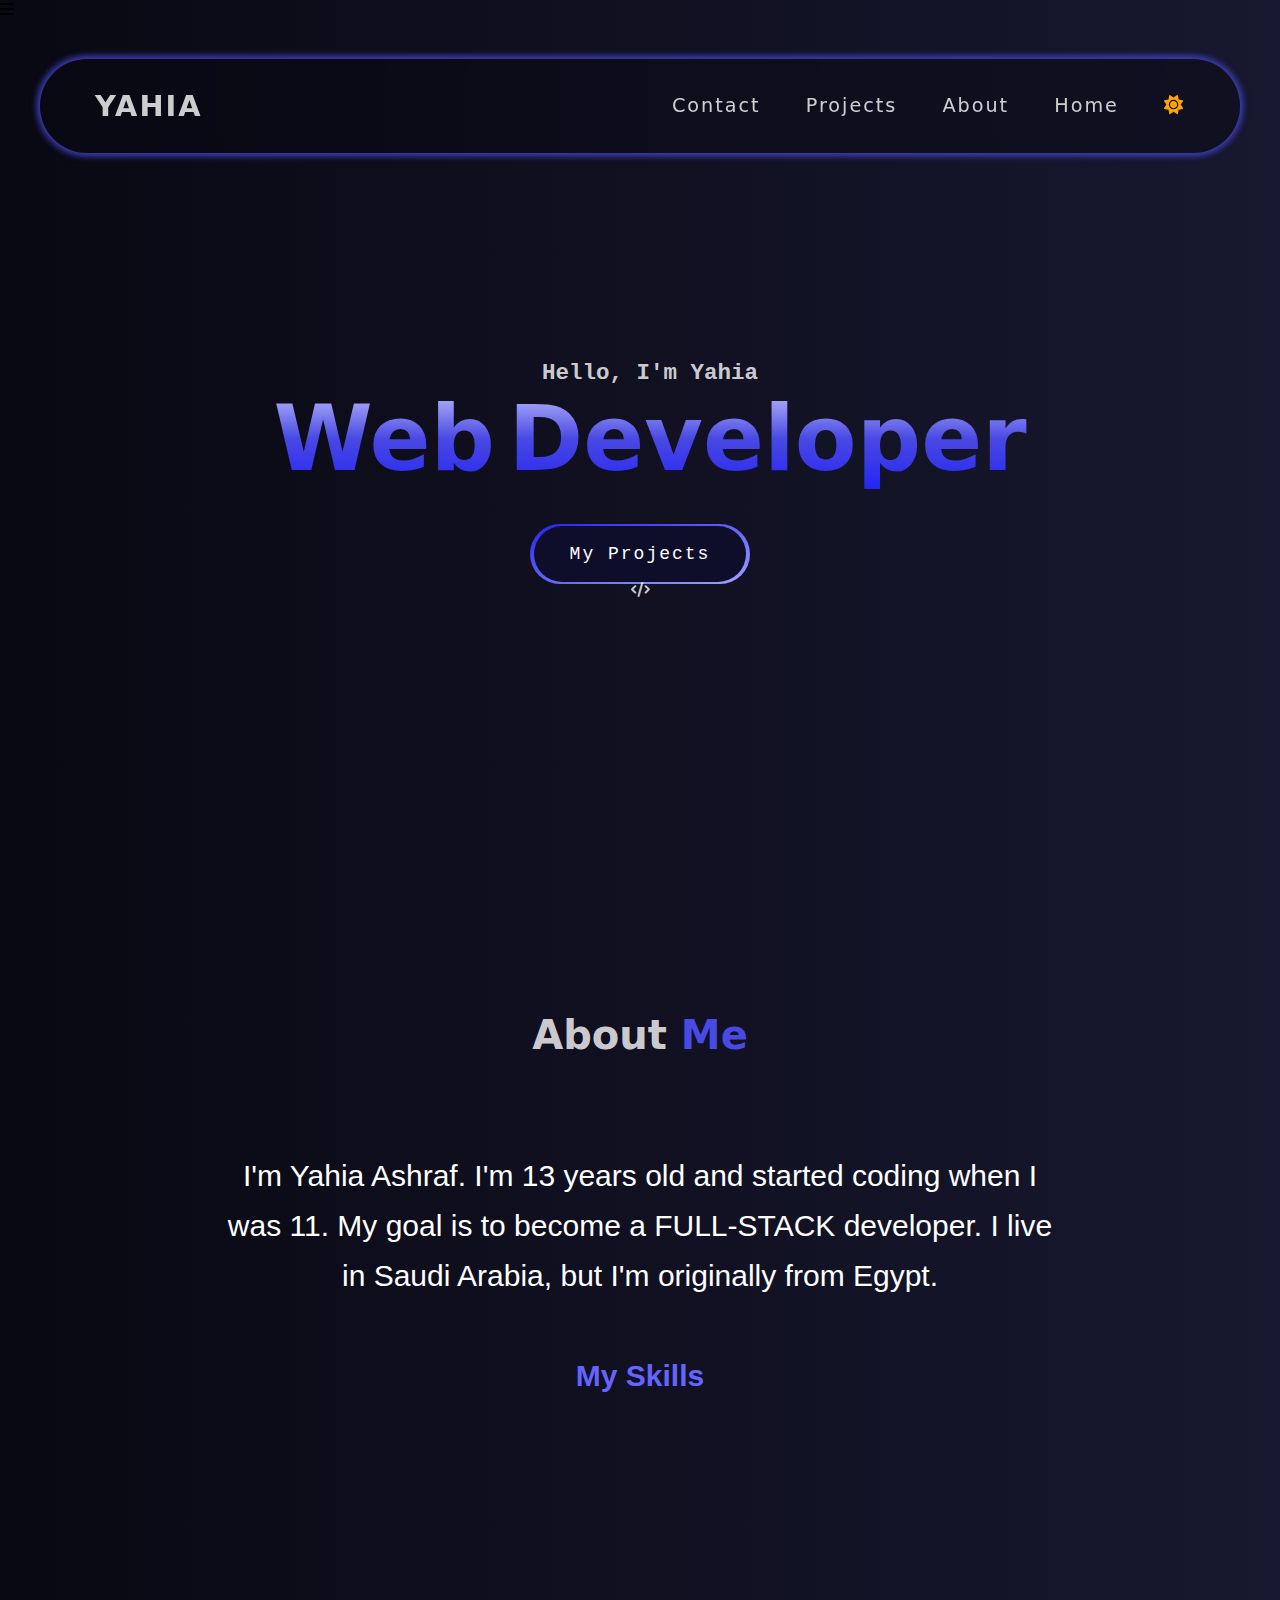
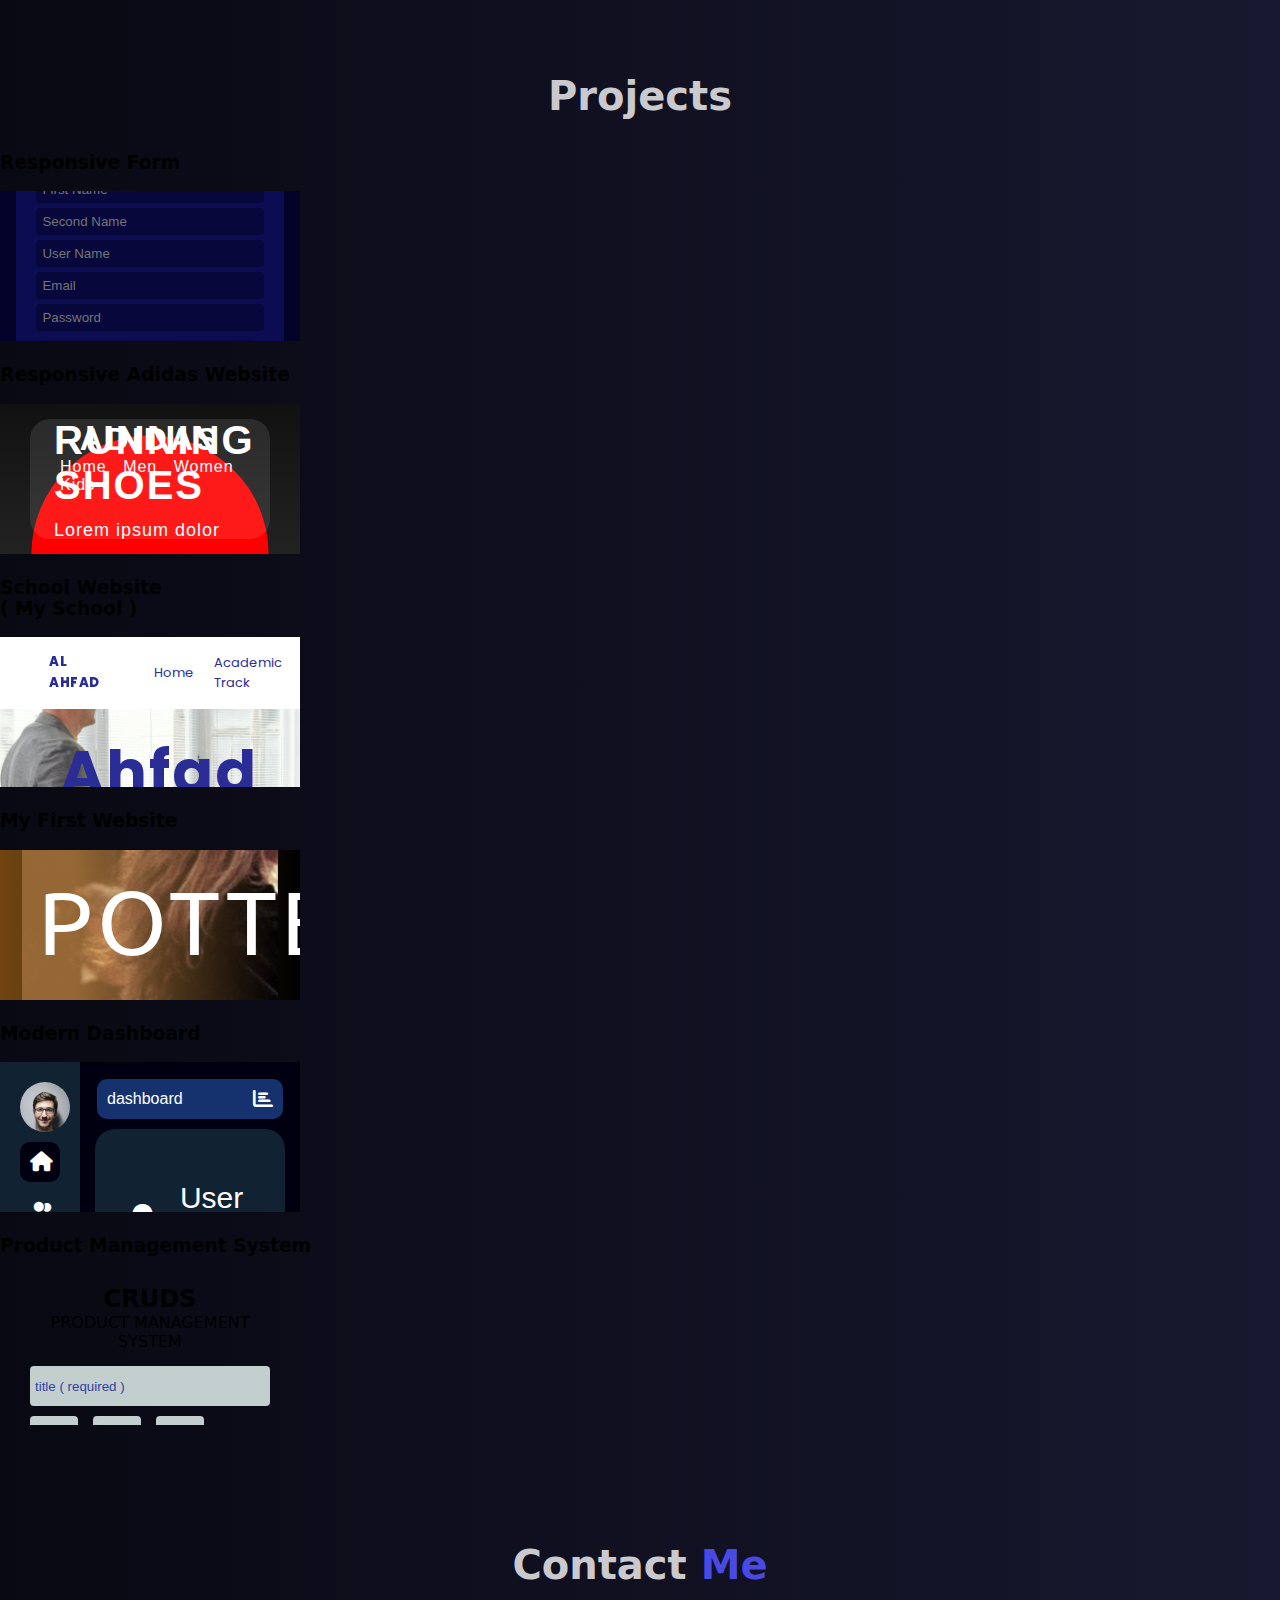
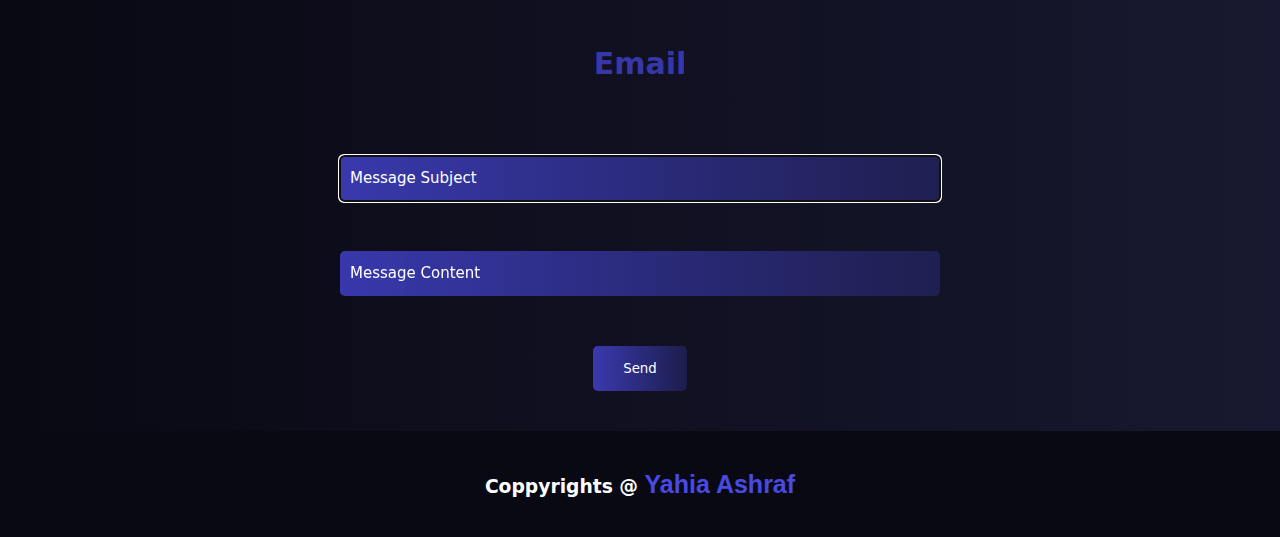
<file: index.html>
<!DOCTYPE html>
<html lang="en">
  <head>
    <meta charset="UTF-8" />
    <meta name="viewport" content="width=device-width, initial-scale=1.0">
    <link
    rel="stylesheet"
    href="https://cdnjs.cloudflare.com/ajax/libs/font-awesome/6.0.0-beta3/css/all.min.css"
    />
    <title>Personal Website | Yahia Ashraf</title>
    <link rel="stylesheet" href="style.css" />
    <link rel="icon" href="web-icon.png" type="image/png">
  </head>
  <body>
    <div class="container">
      <a href="#home"
        ><div class="up"><i class="fa-solid fa-arrow-up"></i></div
      ></a>
      <i onclick="navM()" class="fa-solid fa-bars"></i>
      <header>
        <div class="logo">
          <h2><a href="#home">Yahia</a></h2>
        </div>
        <nav>
          <a href="#contact">Contact</a>
          <a href="#projects">Projects</a>
          <a href="#about">About</a>
          <a href="#home">Home</a>
          <a class="DL" onclick="sunN()" href="#"><i class="fa-solid fa-sun "></i></a>
        </nav>
      </header>
      <div class="content">
        <div class="home" id="home">
          <div class="txt">
            <div class="txt2">
              <h2>
                Hello, I'm Yahia<br />
                <span>W</span><span class="e">e</span><span>b</span>
                <span>D</span><span class="e">e</span><span>v</span
                ><span class="e">e</span><span>l</span><span>o</span
                ><span>p</span><span class="e">e</span><span>r</span>
              </h2>
              <a class="mn-btn" href="#projects">My Projects</a>
            </div>
            <i class="fa-solid fa-code"></i>
          </div>
        </div>
        <div id="about" class="about">
          <h2 class="tit">About <span class="titS">Me</span></h2>
          <div class="box">
            <p>
              I'm Yahia Ashraf. I'm 13 years old and started coding when I was
              11. My goal is to become a FULL-STACK developer. I live in Saudi
              Arabia, but I'm originally from Egypt. <br /><br /><span
              >My Skills</span
              >
            </p>
            <div class="animated">
              <div class="item item1">HTML</div>
              <div class="item item2">CSS</div>
              <div class="item item3">JavaScript</div>
              <div class="item item4">Python</div>
              <div class="item item5">C</div>
            </div>
          </div>
        </div>
        <div class="projects" id="projects">
          <h2 class="tit protit">Projects</h2>
          <div class="card-pro RF">
            <h3 class="pro-info">Responsive Form</h3>
            <iframe src="responseve_form/index1.html" frameborder="0"></iframe>
          </div>
          <div class="card-pro RA">
            <h3 class="pro-info">Responsive Adidas Website</h3>
            <iframe src="adidas/index2.html" frameborder="0"></iframe>
          </div>
          <div class="card-pro S">
            <h3 class="pro-info">
              School Website <br /><span>( My School )</span>
            </h3>
            <iframe src="Al Ahfad School/indexS.html" frameborder="0"></iframe>
          </div>
          <div class="card-pro H">
            <h3 class="pro-info">My First Website</h3>
            <iframe src="harrypotter/index4.html" frameborder="0"></iframe>
          </div>
          <div class="card-pro D">
            <h3 class="pro-info">Modern Dashboard</h3>
            <iframe src="dashboard/index3.html" frameborder="0"></iframe>
          </div>
          <div class="card-pro PS">
            <h3 class="pro-info">Product Management System</h3>
            <iframe src="Products System/indexS.html" frameborder="0"></iframe>
          </div>
        </div>
        <div class="contact" id="contact">
          <h2 class="tit">Contact <span class="titS">Me</span></h2>
          <div class="input-box">
            <h2 class="cm">Email</h2>
            <div class="input-txt">
              <input
                class="MessageSubject"
                type="text"
                placeholder="Message Subject"
              />
              <input
                class="MessageContent"
                type="text"
                placeholder="Message Content"
              />
              <button onclick="sendEmail()">Send</button>
            </div>
          </div>
        </div>
        <footer>
          <h3>Coppyrights @ <span>Yahia Ashraf</span></h3>
        </footer>
      </div>
    </div>
    <script src="main.js"></script>
  </body>
</html>
</file>
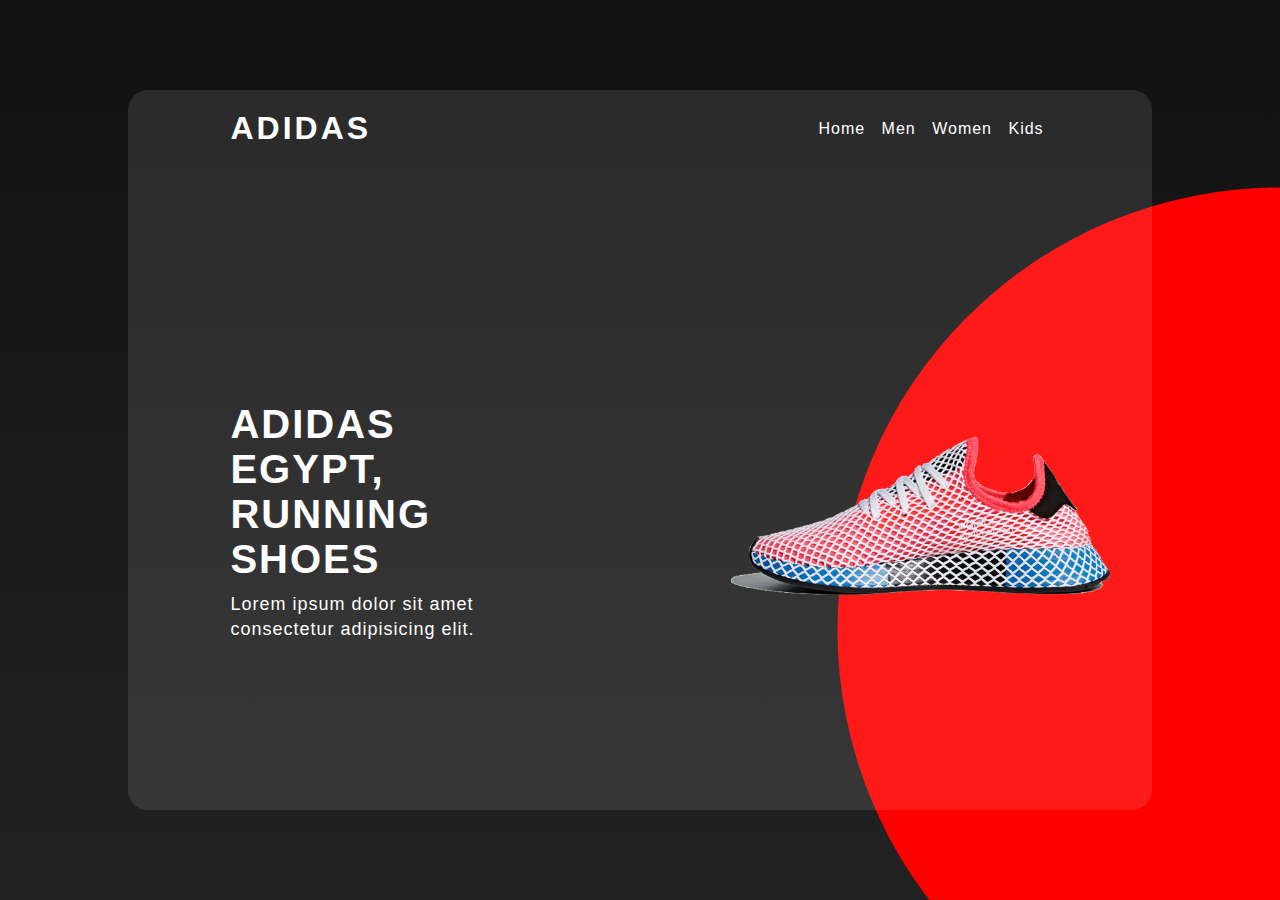
<file: adidas/index2.html>
<!DOCTYPE html>
<html lang="en">
<head>
  <meta charset="UTF-8">
  <title>Document</title>
  <link rel="stylesheet" href="styles2.css">
</head>
<body>
  <div class="container">
    <nav>
      <a class='logo' href="#">Adidas</a>
      <ul>
        <li><a href="#" >Home</a></li>
        <li><a href="#" >Men</a></li>
        <li><a href="#" >Women</a></li>
        <li><a href="#" >Kids</a></li>
      </ul>
    </nav>
    <div class="content">
      <div class="text">
        <h2>adidas egypt, <br>running shoes</h2>
        <p>Lorem ipsum dolor sit amet consectetur adipisicing elit.</p>
      </div>
      <div class="image">
        <img  src='shoes.png'>
      </div>
    </div>
    
  </div>
</body>
</html>
</file>
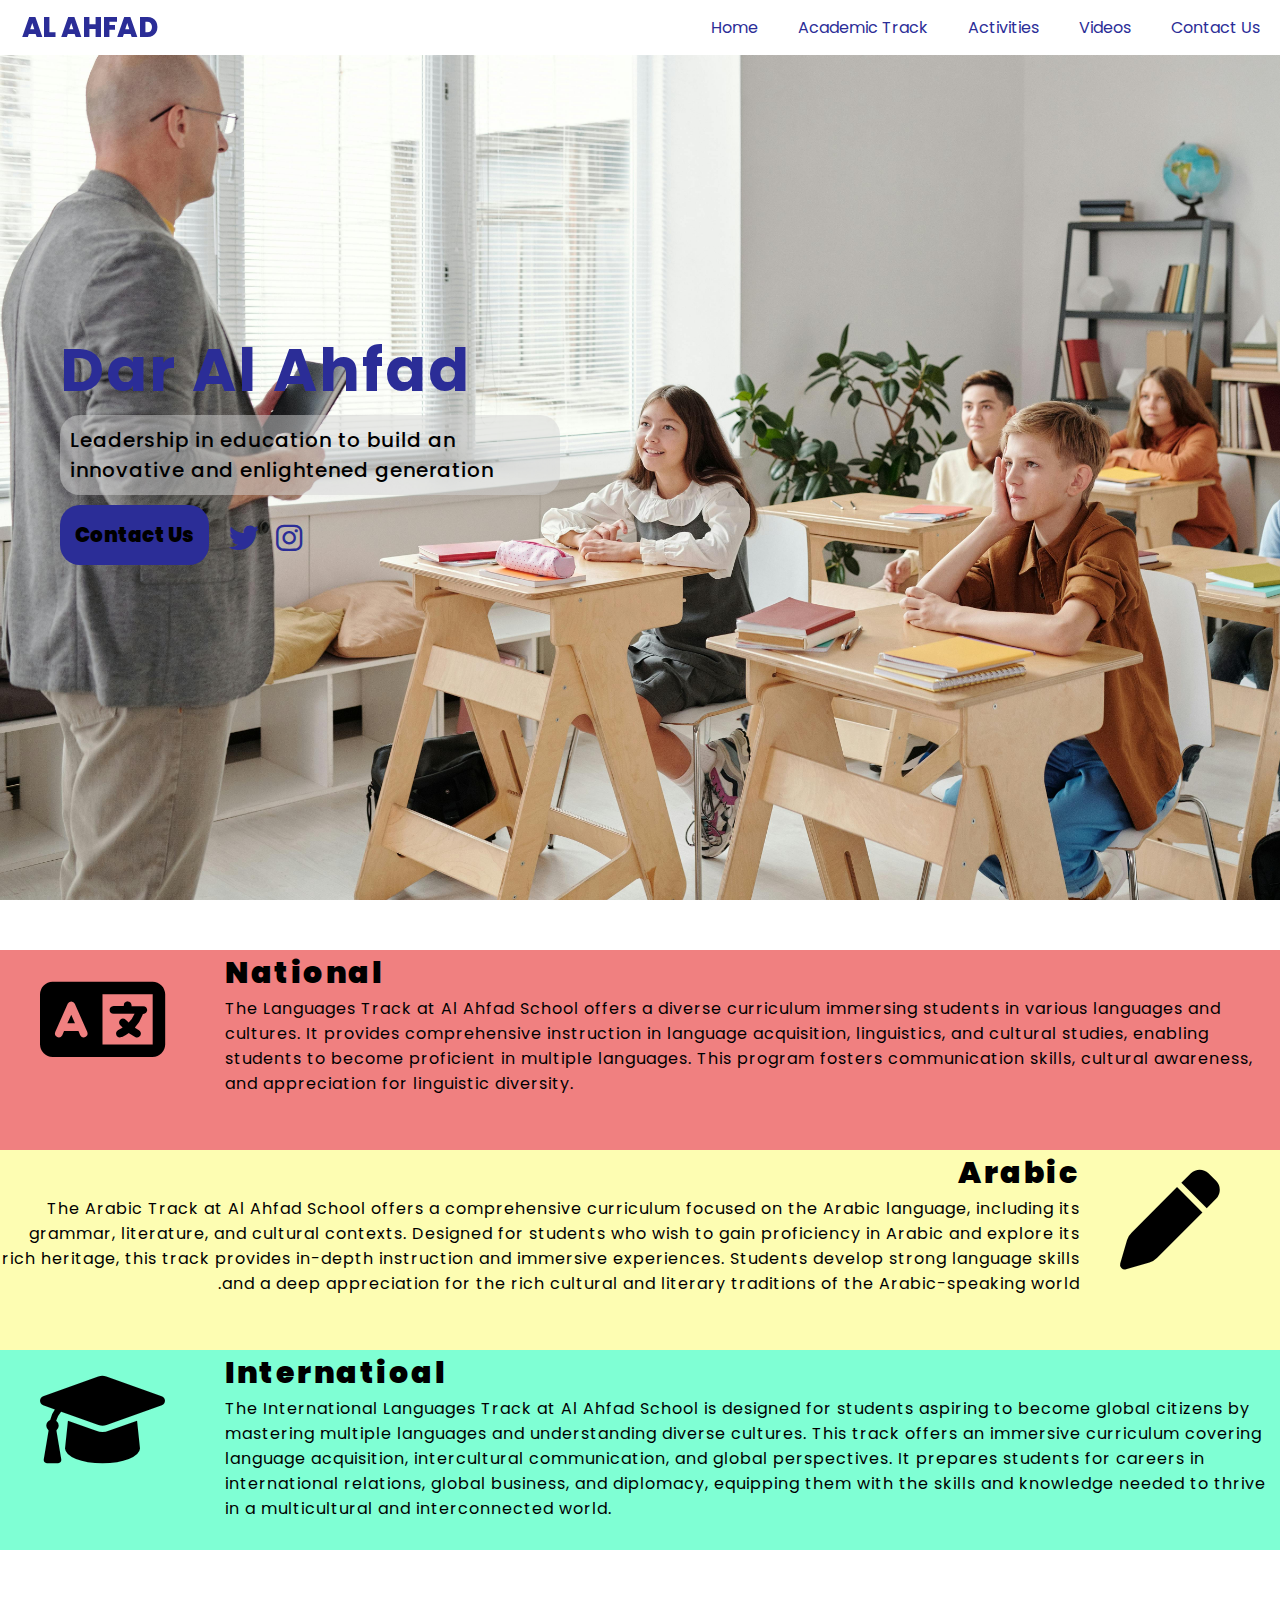
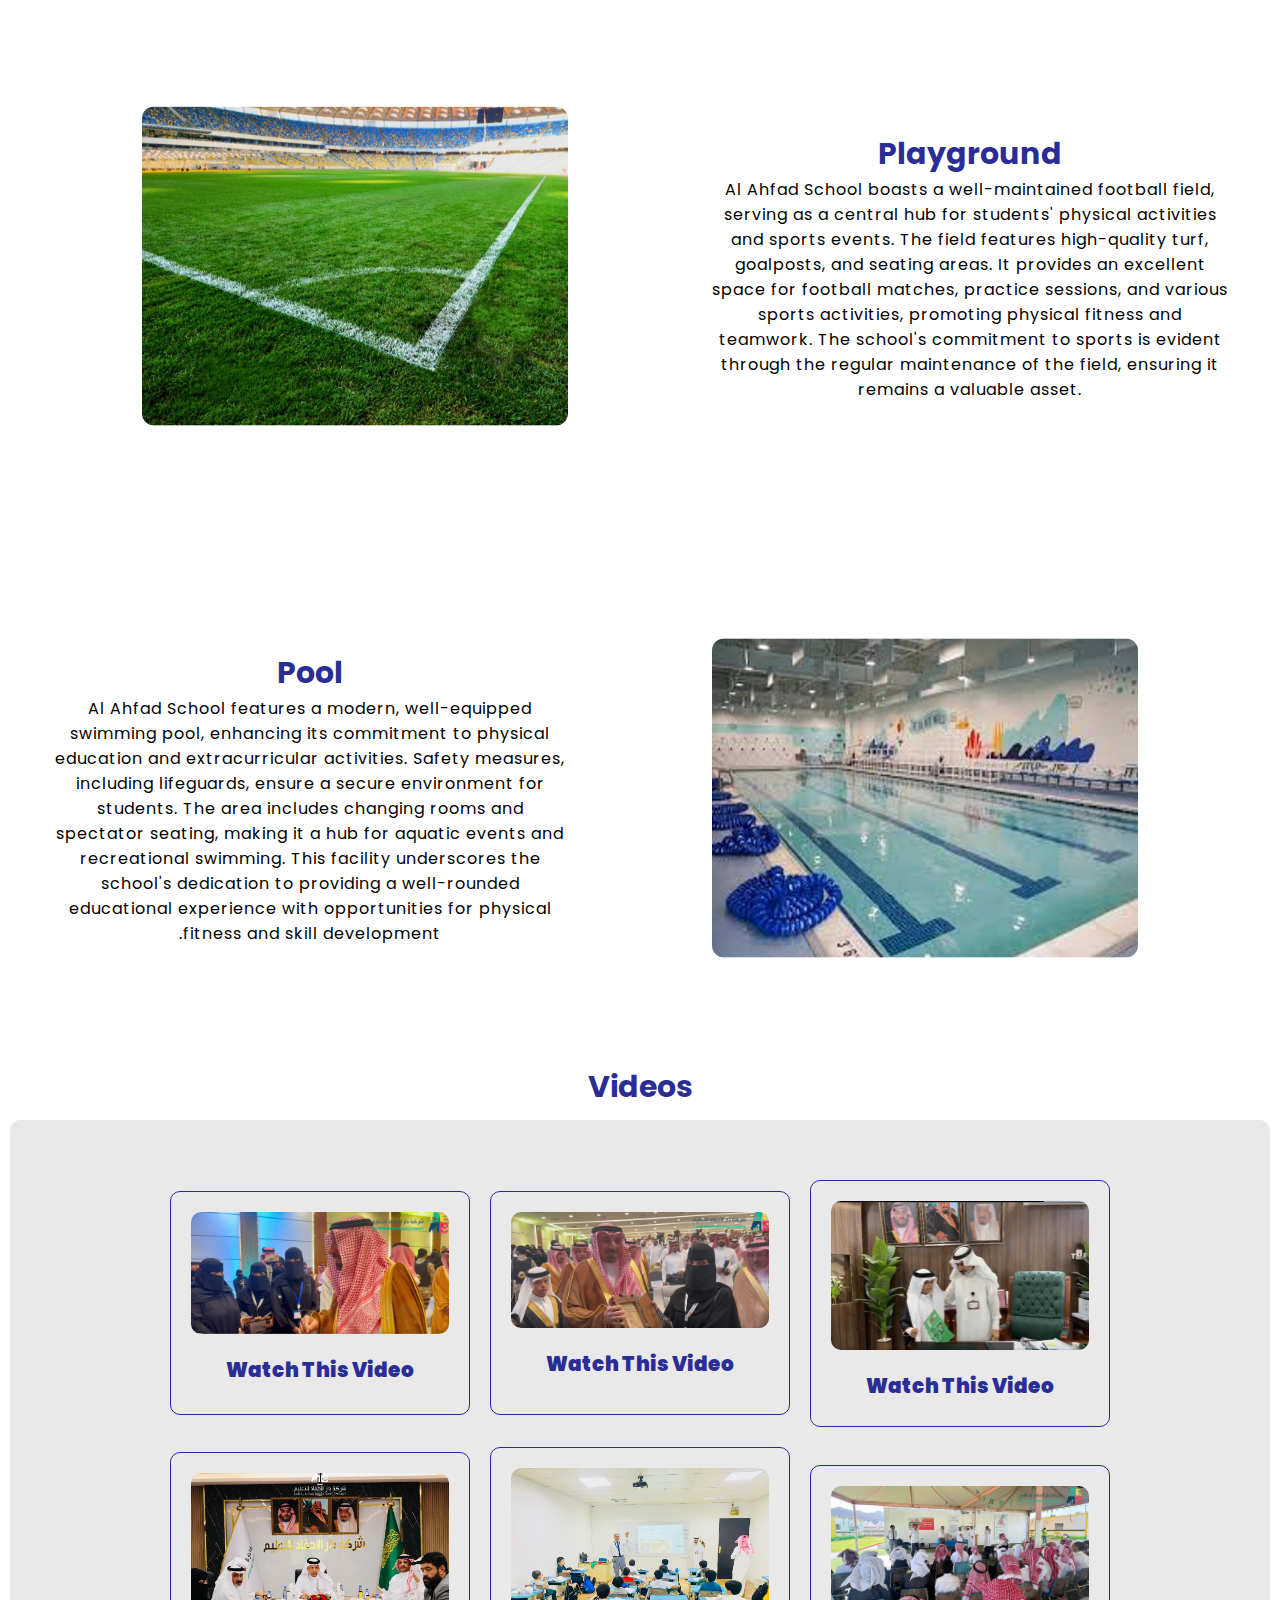
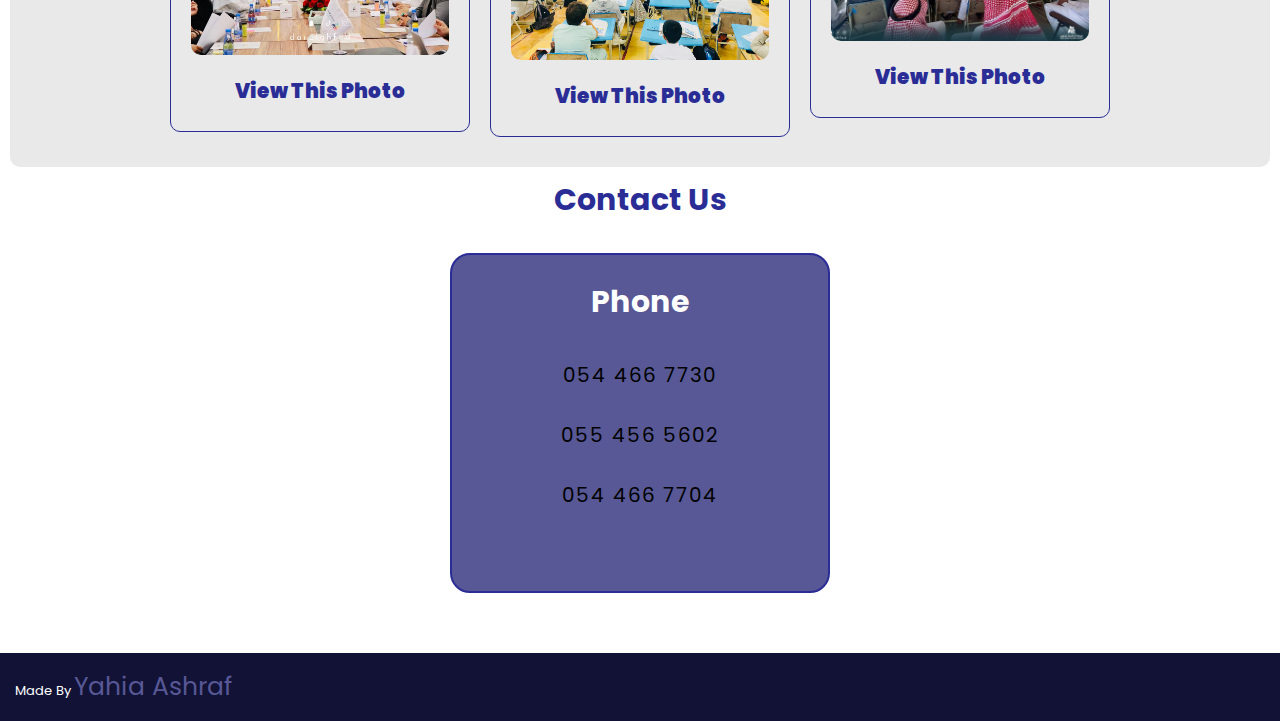
<file: Al Ahfad School/indexS.html>
<!DOCTYPE html>
<html lang="en">

<head>
  <meta charset="UTF-8" />
  <link rel="stylesheet" href="stylesS.css" />
  <link rel="stylesheet" href="https://cdnjs.cloudflare.com/ajax/libs/font-awesome/6.0.0-beta3/css/all.min.css" />
  <title>Dar Al Ahfad</title>
</head>

<body>
  <div class="header">
    <header>
      <a class="logo" href="#home">Al Ahfad</a>
      <nav>
        <a href="#home">Home</a>
        <a href="#AcademicTrack">Academic Track</a>
        <a href="#activities">Activities</a>
        <a href="#videos">Videos</a>
        <a href="#contact">Contact Us</a>
      </nav>
    </header>
  </div>
  <div id="home" class="main">
    <div class="content">
      <h2>Dar Al Ahfad</h2>
      <p>
        Leadership in education to build an innovative and enlightened
        generation
      </p>
      <div class="mn">
        <a href="#contact" class="main-btn">Contact Us</a>
        <div class="icons">
          <a href="https://x.com/dar_lahfad?lang=ar"><i class="fa-brands fa-twitter"></i></a>
          <a href="https://www.instagram.com/dar_alhfad/?hl=ar"><i class="fa-brands fa-instagram"></i></a>
        </div>
      </div>
    </div>
  </div>
  <div id="AcademicTrack" class="AcademicTrack">
    <div class="languages">
      <i class="fa-solid fa-language"></i>
      <div class="text">
        <h3>National</h3>
        <p>The Languages Track at Al Ahfad School offers a diverse curriculum immersing students in various languages
          and cultures. It provides comprehensive instruction in language acquisition, linguistics, and cultural
          studies, enabling students to become proficient in multiple languages. This program fosters communication
          skills, cultural awareness, and appreciation for linguistic diversity.</p>
      </div>
    </div>
    <div dir="rtl" class="arabic">
      <i class="fa-solid fa-pen"></i>
      <div class="text">
        <h3>Arabic</h3>
        <p>
          The Arabic Track at Al Ahfad School offers a comprehensive curriculum focused on the Arabic language,
          including its grammar, literature, and cultural contexts. Designed for students who wish to gain proficiency
          in Arabic and explore its rich heritage, this track provides in-depth instruction and immersive experiences.
          Students develop strong language skills and a deep appreciation for the rich cultural and literary traditions
          of the Arabic-speaking world.</p>
      </div>
    </div>
    <div class="internatioal">
      <i class="fa-solid fa-graduation-cap"></i>
      <div class="text">
        <h3>Internatioal</h3>
        <p>The International Languages Track at Al Ahfad School is designed for students aspiring to become global
          citizens by mastering multiple languages and understanding diverse cultures. This track offers an immersive
          curriculum covering language acquisition, intercultural communication, and global perspectives. It prepares
          students for careers in international relations, global business, and diplomacy, equipping them with the
          skills and knowledge needed to thrive in a multicultural and interconnected world.</p>
      </div>
    </div>
  </div>
  <div id="activities" class="activities">
    <div class="playground">
      <img src="imgs/playground.jpg" alt="playgrond">
      <div class="pla-tit-p">
        <h3 class="A-tit">Playground</h3>
        <p>
          Al Ahfad School boasts a well-maintained football field, serving as a central hub for students' physical
          activities and sports events. The field features high-quality turf, goalposts, and seating areas. It provides
          an excellent space for football matches, practice sessions, and various sports activities, promoting physical
          fitness and teamwork. The school's commitment to sports is evident through the regular maintenance of the
          field, ensuring it remains a valuable asset.</p>
      </div>
    </div>
    <div dir="rtl" class="pool">
      <img src="imgs/pool.jpg">
      <div class="pol-tit-p">
        <h3 class="A-tit">Pool</h3>
        <p>Al Ahfad School features a modern, well-equipped swimming pool, enhancing its commitment to physical
          education and extracurricular activities. Safety measures, including lifeguards, ensure a secure environment
          for students. The area includes changing rooms and spectator seating, making it a hub for aquatic events and
          recreational swimming. This facility underscores the school's dedication to providing a well-rounded
          educational experience with opportunities for physical fitness and skill development.</p>
      </div>
    </div>
  </div>
  <h3 class="vids-tit">Videos</h3>
  <div id="videos" class="videos">
    <div class="content">
      <div class='video'>
        <div class="vid-img">
          <img src="vids/ahfad1.jpg">
        </div>
        <div class="vid-info">
          <a href="https://x.com/i/status/1798839353332150624">Watch This Video</a>
        </div>
      </div>
      <div class='video'>
        <div class="vid-img">
          <img src="vids/ahfad2.jpg">
        </div>
        <div class="vid-info">
          <a href="https://x.com/i/status/1799178815555399901">Watch This Video</a>
        </div>
      </div>
      <div class='video'>
        <div class="vid-img">
          <img src="vids/ahfad3.jpg">
        </div>
        <div class="vid-info">
          <a href="https://x.com/i/status/1707303803412787598">Watch This Video</a>
        </div>
      </div>
      <div class='video'>
        <div class="vid-img">
          <img src="vids/ahfad4.jpg">
        </div>
        <div class="vid-info">
          <a href="https://x.com/dar_lahfad/status/1793322960872231081">View This Photo</a>
        </div>
      </div>
      <div class='video'>
        <div class="vid-img">
          <img src="vids/ahfad5.jpg">
        </div>
        <div class="vid-info">
          <a href="https://x.com/dar_lahfad/status/1708399400865698108">View This Photo</a>
        </div>
      </div>
      <div class='video'>
        <div class="vid-img">
          <img src="vids/ahfad6.jpg">
        </div>
        <div class="vid-info">
          <a href="https://x.com/dar_lahfad/status/1795415828105666852">View This Photo</a>
        </div>
      </div>
    </div>
  </div>
  <div id="contact" class="contact">
    <h2 class="vids-tit">Contact Us</h2>
    <div class="phone-card">
      <div class="card">
        <div class="phn-tit">
          <h3>Phone</h3>
        </div>
        <p>054 466 7730</p>
        <p>055 456 5602</p>
        <p>054 466 7704</p>
      </div>
    </div>
  </div>
  <footer>
    <div class="foot">
      <p>Made By <span>Yahia Ashraf</span></p>

    </div>
  </footer>
</body>

</html>
</file>
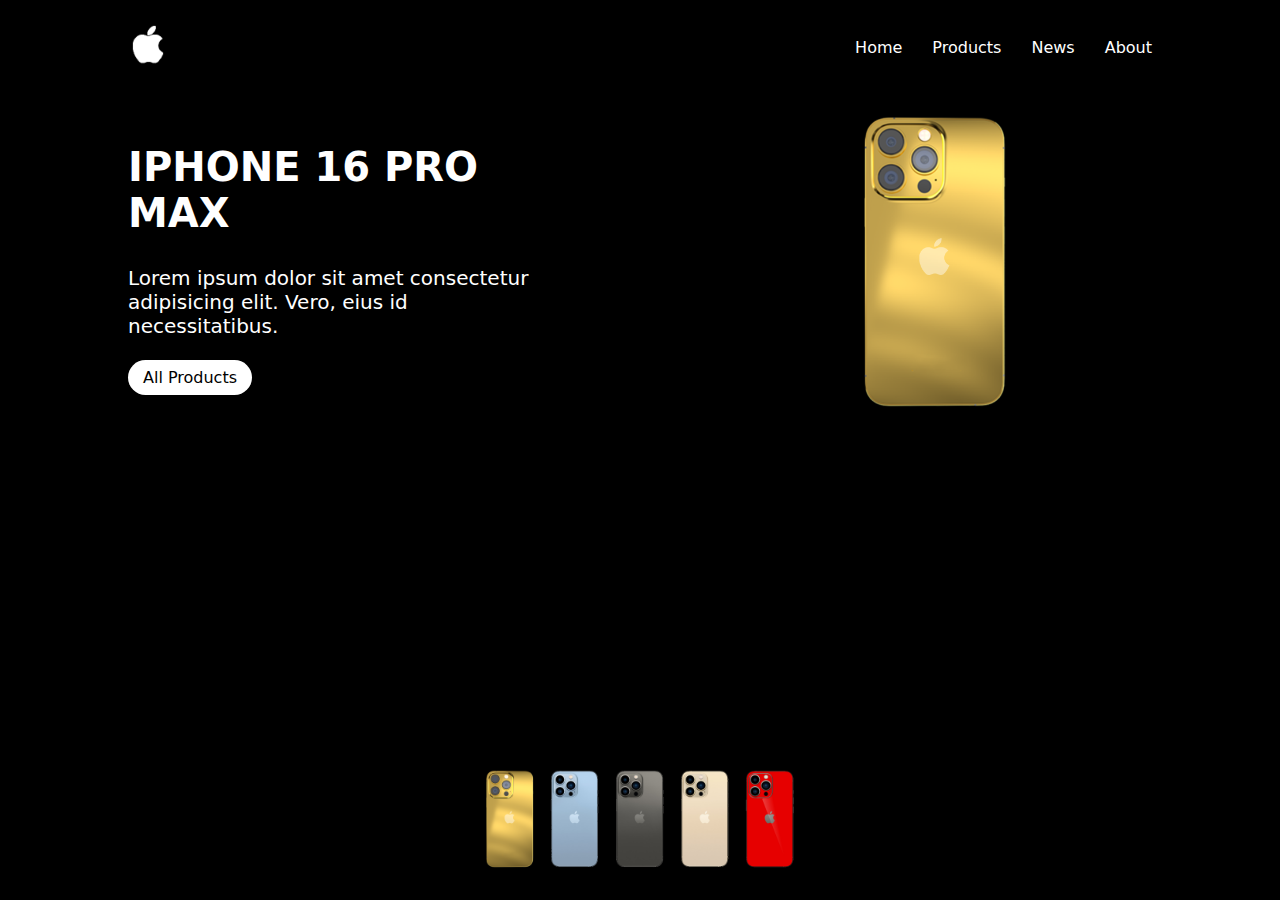
<file: Apple JS/index1.html>
<!DOCTYPE html>
<html lang="en">
<head>
    <meta charset="UTF-8">
    <link rel="stylesheet" href="style1.css">
    <title>Apple | Yahia Ashraf</title>
</head>
<body>
    
    
    <div class="container">
        <header>
            <a href="#"><img src="imgs/logo.png" class="logo"></a>
            <ul>
                <li><a href="#">Home</a></li>
                <li><a href="#">Products</a></li>
                <li><a href="#">News</a></li>
                <li><a href="#">About</a></li>
            </ul>
        </header>
        <div class="content">
            <div class="txt">
                <h2>iphone 16 pro max</h2>
                <p>Lorem ipsum dolor sit amet consectetur adipisicing elit. Vero, eius id necessitatibus.</p>
                <a href="#">All Products</a>
            </div>
            <div class="image">
                <img class="mn-img" src="imgs/0.png" alt="">
            </div>
        </div>
        <div class="icons">
            <img onclick="phones(this.src); colors('#000')" src="imgs/0.png" alt="">
            <img onclick="phones(this.src); colors('#247ec8')" src="imgs/1.png" alt="">
            <img onclick="phones(this.src); colors('#1e1e1e')" src="imgs/2.png" alt="">
            <img onclick="phones(this.src); colors('#c79b53')" src="imgs/3.png" alt="">
            <img onclick="phones(this.src); colors('#c82525')" src="imgs/4.png" alt="">
        </div>
    </div>



    <script src="main.js"></script>
</body>
</html>
</file>
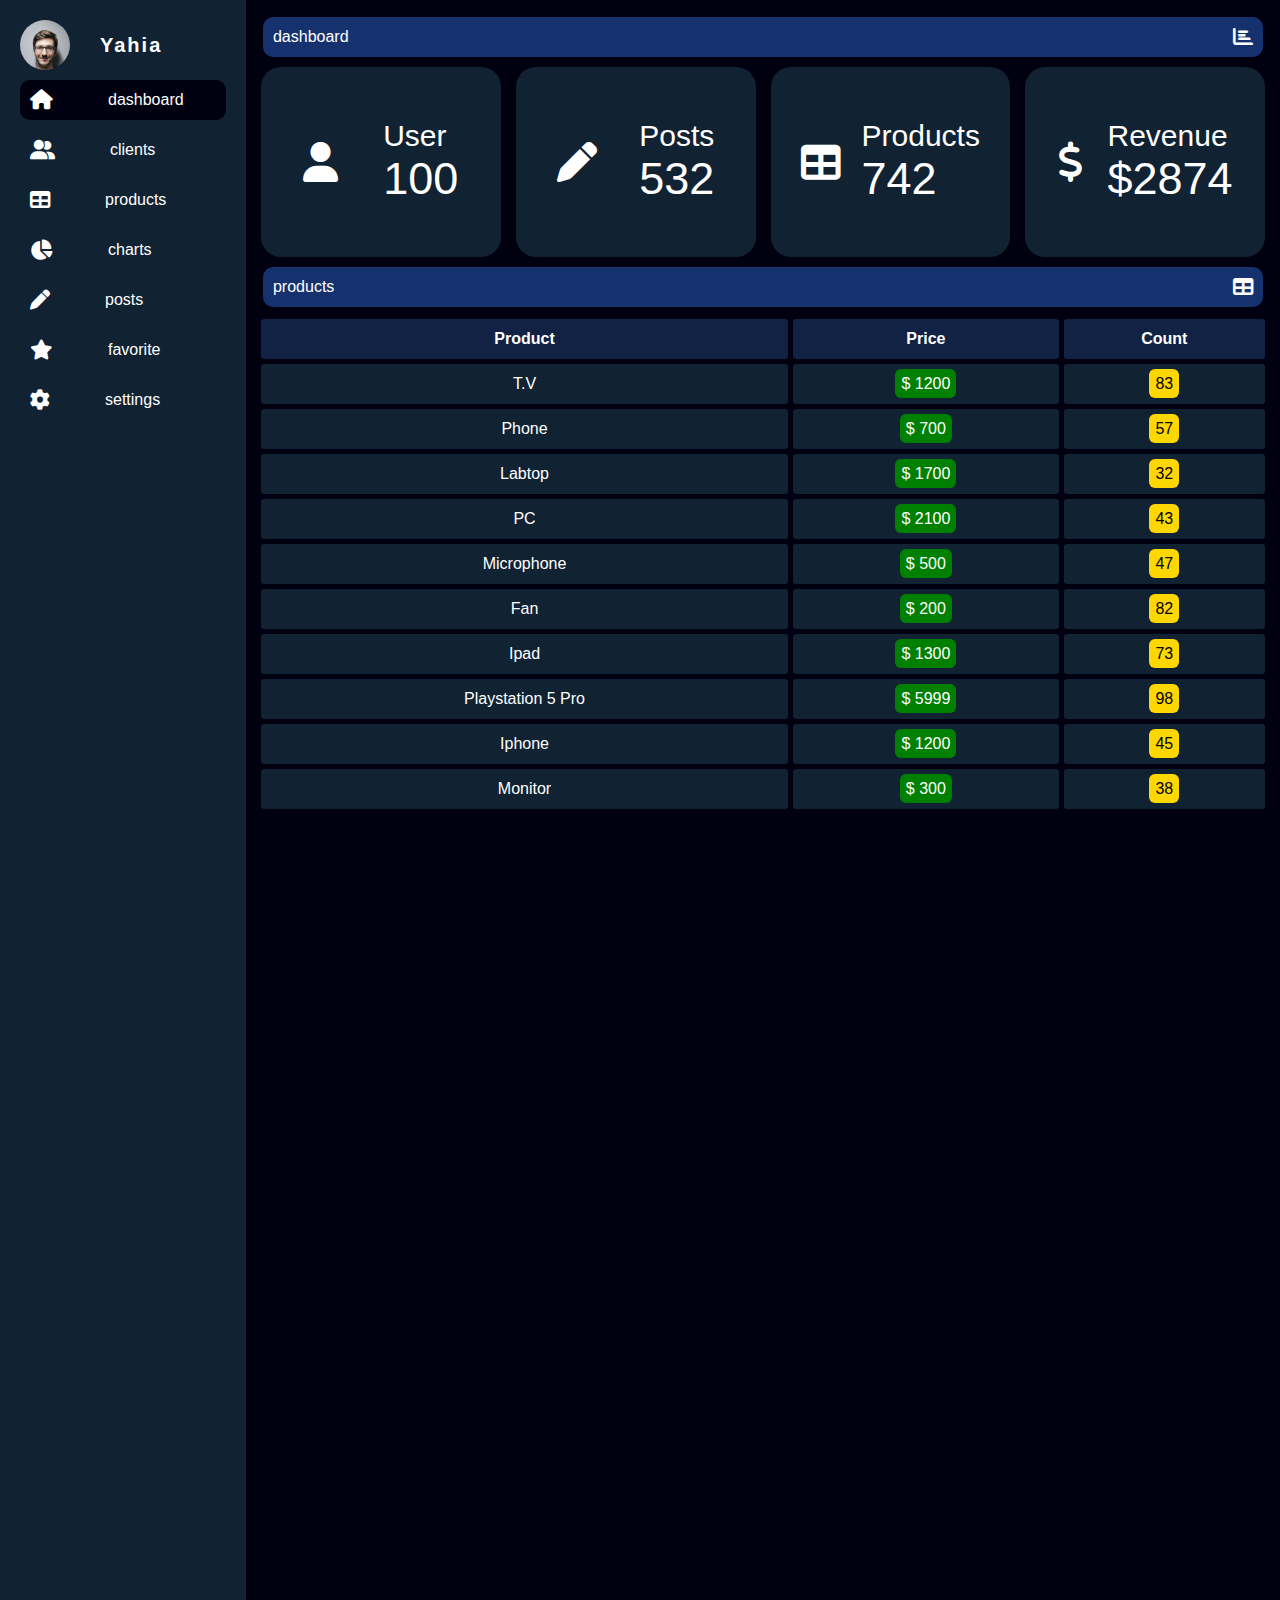
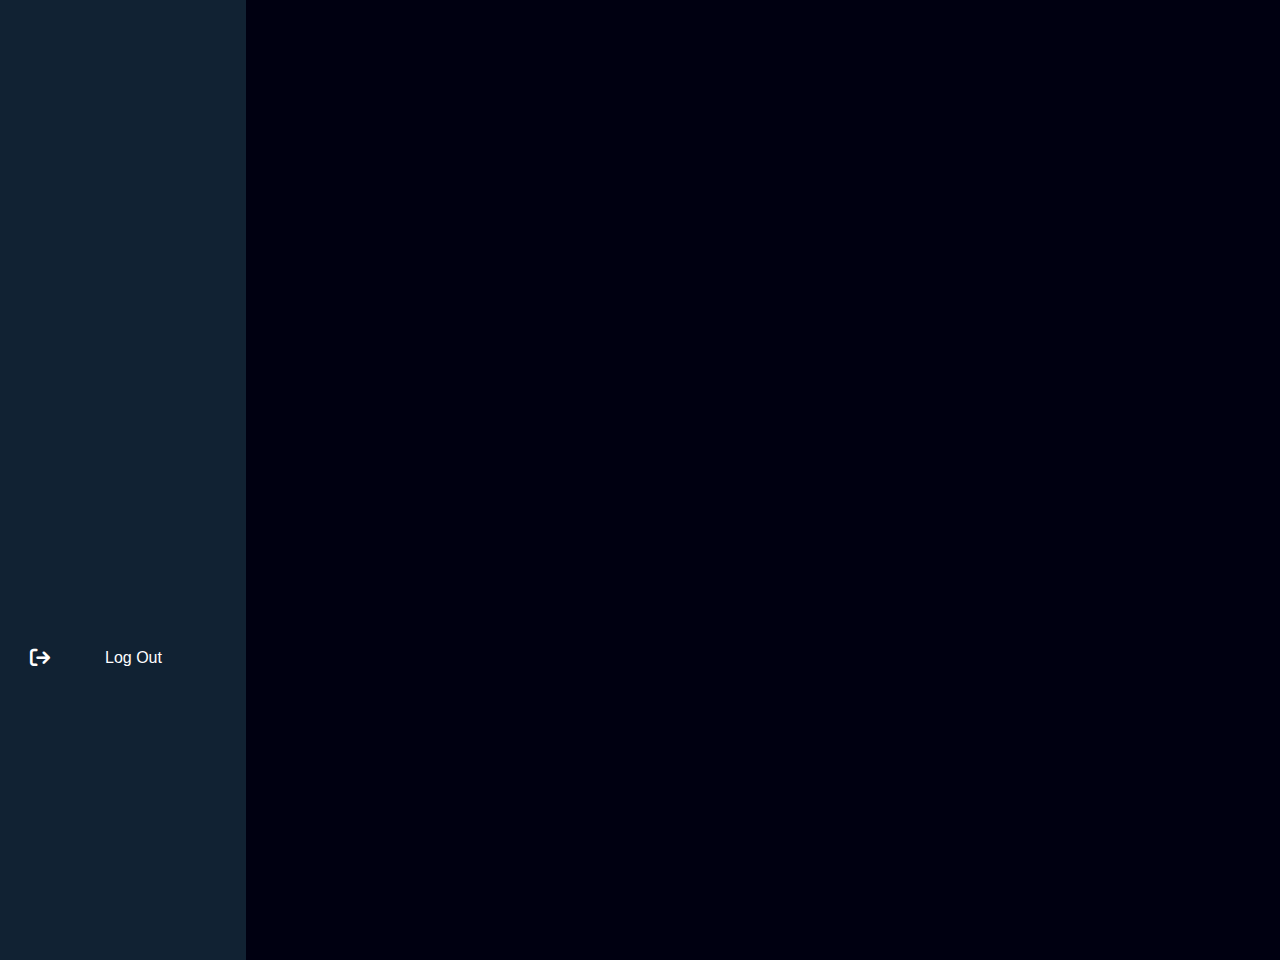
<file: dashboard/index3.html>
<!DOCTYPE html>
<html lang="en">
<head>
  <meta charset="UTF-8">
  <link rel="stylesheet" href="styles3.css">
  <title>Dash Board</title>
  <link rel="stylesheet" href="https://cdnjs.cloudflare.com/ajax/libs/font-awesome/6.4.0/css/all.min.css">
</head>
<body>
  <div class="menu">
    <ul>
      <li class='profile'>
        <div class="imgbox">
          <img src="img.jpg">
        </div>
        <h2>Yahia</h2>
      </li>
      <li>
        <a class='active' href="#">
            <i class="fas fa-home"></i>
            <p>dashboard</p>
        </a>
      </li>
      <li>
        <a href="#">
            <i class="fas fa-user-group"></i>
            <p>clients</p>
        </a>
      </li>
      <li>
        <a href="#">
            <i class="fas fa-table"></i>
            <p>products</p>
        </a>
      </li>
      <li>
        <a href="#">
            <i class="fas fa-chart-pie"></i>
            <p>charts</p>
        </a>
      </li>
      <li>
        <a href="#">
            <i class="fas fa-pen"></i>
            <p>posts</p>
        </a>
      </li>
      <li>
        <a href="#">
            <i class="fas fa-star"></i>
            <p>favorite</p>
        </a>
      </li>
      <li>
        <a href="#">
            <i class="fas fa-cog"></i>
            <p>settings</p>
        </a>
      </li>
      <li class='logout'>
        <a href="#">
            <i class="fas fa-sign-out"></i>
            <p>Log Out</p>
        </a>
      </li>
    </ul>
  </div>


  <div class="content">
    <div class="title-info">
      <p>dashboard</p>
      <i class="fas fa-chart-bar"></i>
    </div>

    <div class="data-info">
      <div class="box">
        <i class="fas fa-user" ></i>
        <div class="data">
          <p>User</p>
          <span>100</span>
        </div>
      </div>
      <div class="box">
        <i class="fas fa-pen" ></i>
        <div class="data">
          <p>Posts</p>
          <span>532</span>
        </div>
      </div>
      <div class="box">
        <i class="fas fa-table" ></i>
        <div class="data">
          <p>Products</p>
          <span>742</span>
        </div>
      </div>
      <div class="box">
        <i class="fas fa-dollar" ></i>
        <div class="data">
          <p>Revenue</p>
          <span>$2874</span>
        </div>
      </div>
    </div>
    <div class="title-info">
      <p>products</p>
      <i class="fas fa-table"></i>
    </div>

    <table>
      <thead>
        <tr>
          <th>Product</th>
          <th>Price</th>
          <th>Count</th>
        </tr>
      </thead>
      <tbody>
        <tr>
          <td>T.V</td>
          <td><span class="price" >$ 1200</span></td>
          <td><span class="count" >83</span></td>
        </tr>
        <tr>
          <td>Phone</td>
          <td><span class="price" >$ 700</span></td>
          <td><span class="count" >57</span></td>
        </tr>
        <tr>
          <td>Labtop</td>
          <td><span class="price" >$ 1700</span></td>
          <td><span class="count" >32</span></td>
        </tr>
        <tr>
          <td>PC</td>
          <td><span class="price" >$ 2100</span></td>
          <td><span class="count" >43</span></td>
        </tr>
        <tr>
          <td>Microphone</td>
          <td><span class="price" >$ 500</span></td>
          <td><span class="count" >47</span></td>
        </tr>
        <tr>
          <td>Fan</td>
          <td><span class="price" >$ 200</span></td>
          <td><span class="count" >82</span></td>
        </tr>
        <tr>
          <td>Ipad</td>
          <td><span class="price" >$ 1300</span></td>
          <td><span class="count" >73</span></td>
        </tr>
        <tr>
          <td>Playstation 5 Pro</td>
          <td><span class="price" >$ 5999</span></td>
          <td><span class="count" >98</span></td>
        </tr>
        <tr>
          <td>Iphone</td>
          <td><span class="price" >$ 1200</span></td>
          <td><span class="count" >45</span></td>
        </tr>
        <tr>
          <td>Monitor</td>
          <td><span class="price" >$ 300</span></td>
          <td><span class="count" >38</span></td>
        </tr>
      </tbody>
    </table>
  </div>

</body>
</html>
</file>
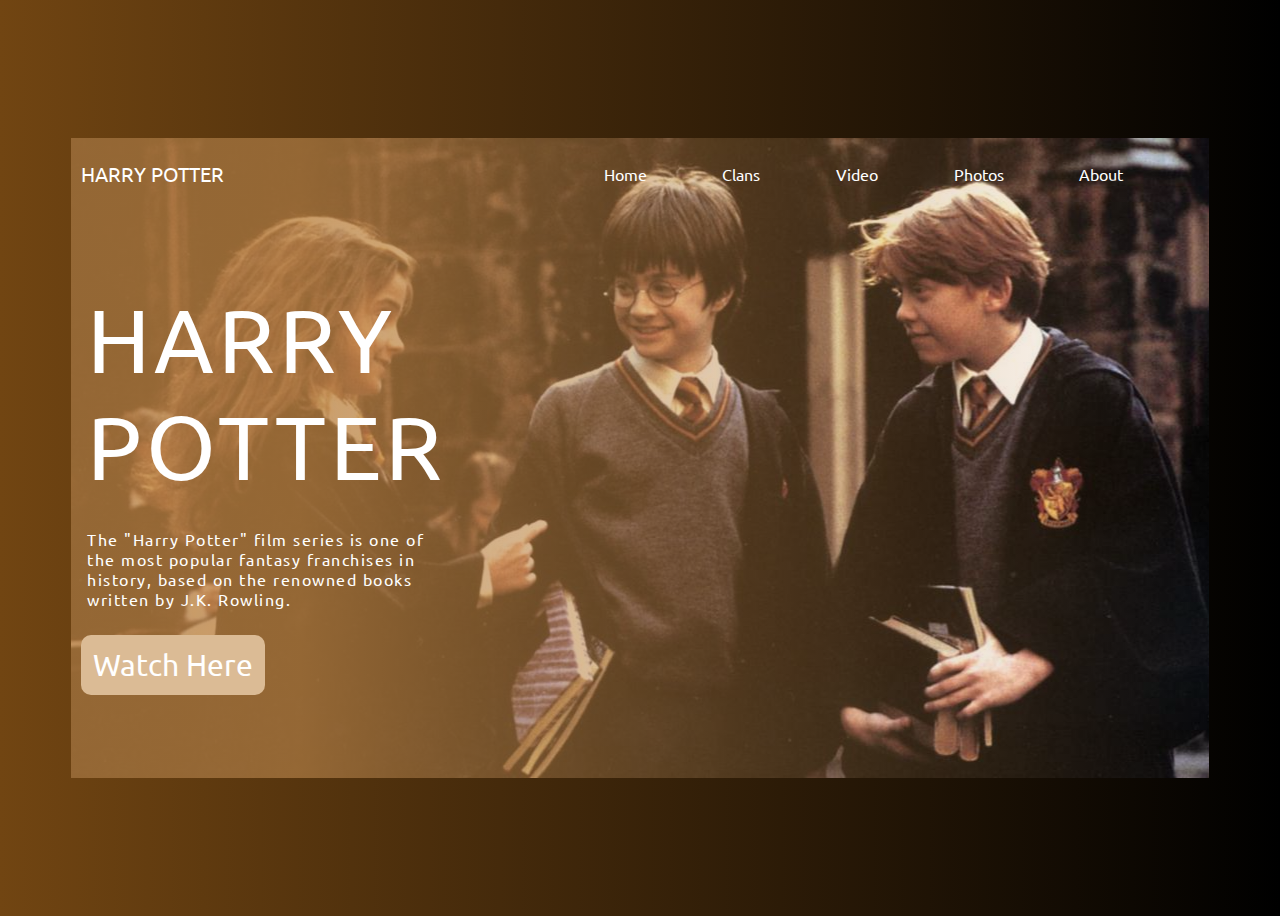
<file: harrypotter/index4.html>
<!DOCTYPE html>
<html lang="en">
  <head>
    <meta charset="UTF-8" />
    <title>Avatar | Yahia</title>
    <link rel="stylesheet" href="styles4.css" />
  </head>
  <body>
    <div class="container">
      <header>
        <a href="##" class="logo">Harry Potter</a>
        <ul>
          <li><a href="#">Home</a></li>
          <li><a href="#">Clans</a></li>
          <li><a href="#">Video</a></li>
          <li><a href="#">Photos</a></li>
          <li><a href="#">About</a></li>
        </ul>
      </header>
      <div class="content">
        <h2>Harry Potter</h2>
        <p>
          The "Harry Potter" film series is one of the most popular fantasy
          franchises in history, based on the renowned books written by J.K.
          Rowling.
        </p>
        <button><a>Watch Here</a></button>
      </div>
    </div>
  </body>
</html>
</file>
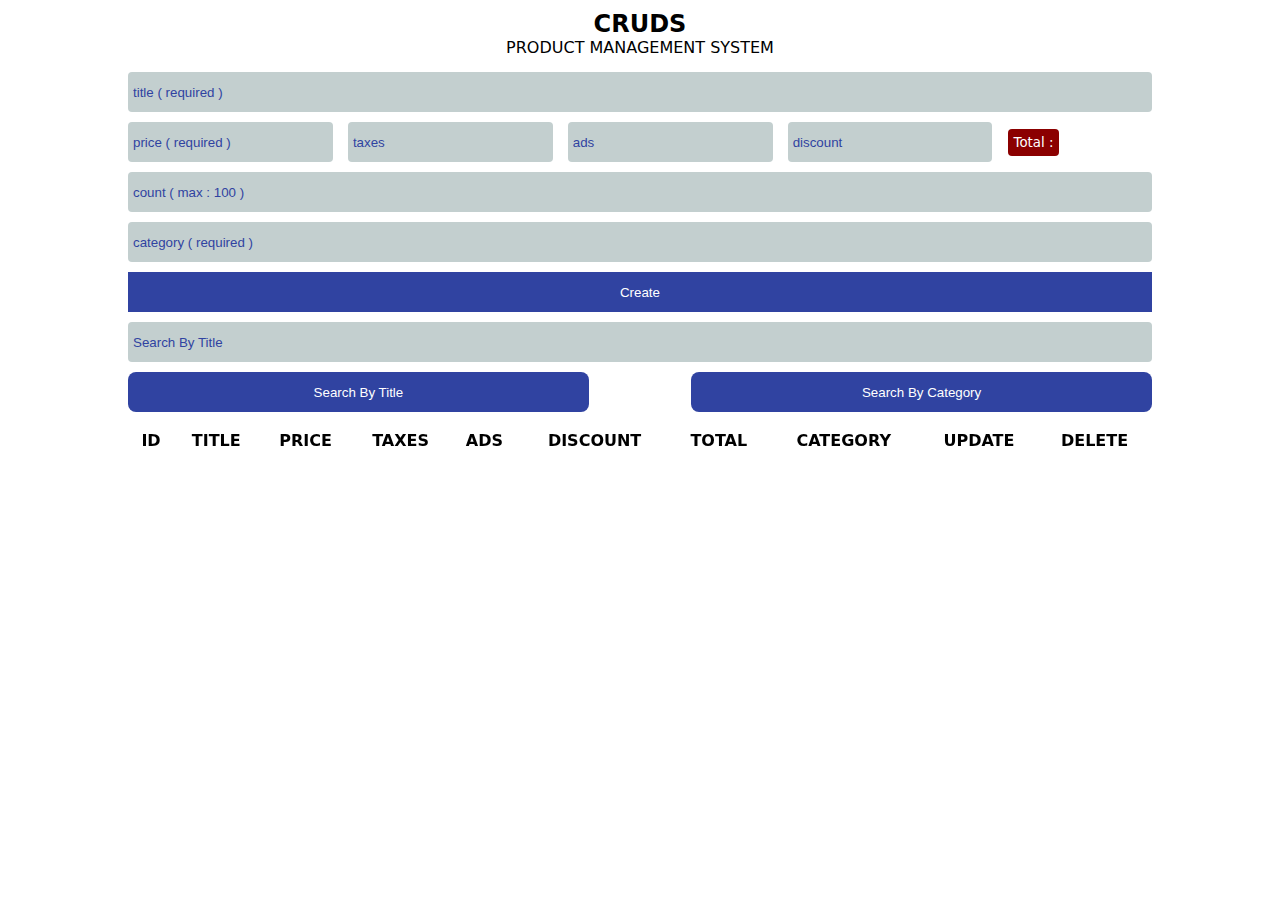
<file: Products System/indexS.html>
<!DOCTYPE html>
<html lang="en">
<head>
    <meta charset="UTF-8">
    <link rel="stylesheet" href="https://cdnjs.cloudflare.com/ajax/libs/font-awesome/6.4.0/css/all.min.css">
    <link rel="stylesheet" href="styleS.css">
    <title>Product Management System</title>
</head>
<body>
    
    <div class="crud">
        <div class="head">
            <h2>Cruds</h2>
            <p>product management system</p>
        </div>
        <div class="inputs">
            <input type="text" id="title" placeholder="title ( required )">
            <div class="price">
                <input type="number" onkeyup="getTotal()" id="price" placeholder="price ( required )">
                <input type="number" onkeyup="getTotal()" id="taxes" placeholder="taxes">
                <input type="number" onkeyup="getTotal()" id="ads" placeholder="ads">
                <input type="number" onkeyup="getTotal()" id="discount" placeholder="discount">
                <small id="total"></small>
            </div>
            <input type="number" id="count" placeholder="count ( max : 100 )">
            <input type="text" id="category" placeholder="category ( required )">
            <button id="submit" >Create</button>
        </div>
        <div class="outputs">
            <div class="searchBlock">
                <input onkeyup="searchData(this.value)" type="text" id="search" placeholder="Search By Title">
                <div class="btn-search">
                    <button onclick=" getSearchMood(this.id)" id="searchTitle">Search By Title</button>
                    <button onclick=" getSearchMood(this.id)" id="searchCategory">Search By Category</button>
                </div>
            </div>
            <div id="delAll"></div>
            <table>
                <tr>
                    <th>id</th>
                    <th>title</th>
                    <th>price</th>
                    <th>taxes</th>
                    <th>ads</th>
                    <th>discount</th>
                    <th>total</th>
                    <th>category</th>
                    <th>update</th>
                    <th>delete</th>
                </tr>
                <tbody id="tbody">
                   

                </tbody>
            </table>
        </div>
    </div>

    <script src="mainS.js"></script>
</body>
</html>
</file>
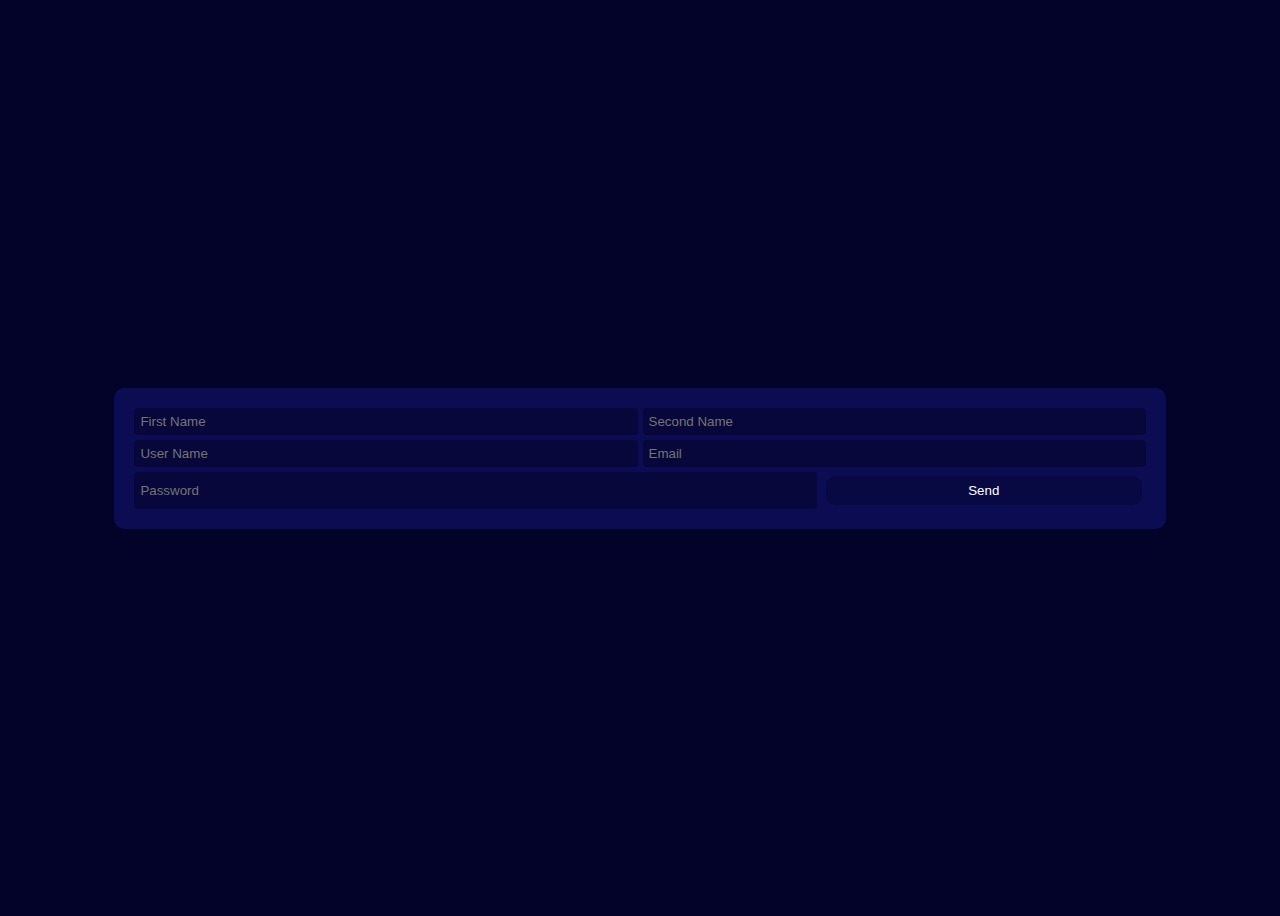
<file: responseve_form/index1.html>
<!DOCTYPE html>
<html lang="en">
<head>
  <meta charset="UTF-8">
  <title>Test</title>
  <link rel="stylesheet" href="styles1.css">
</head>
<body>
  <form>
    <input type="text" placeholder="First Name">
    <input type="text" placeholder="Second Name">
    <input type="text" placeholder="User Name">
    <input type="email" placeholder="Email">
    <input type="password" placeholder="Password">
    <button>Send</button>

  </form>

</body>
</html>
</file>
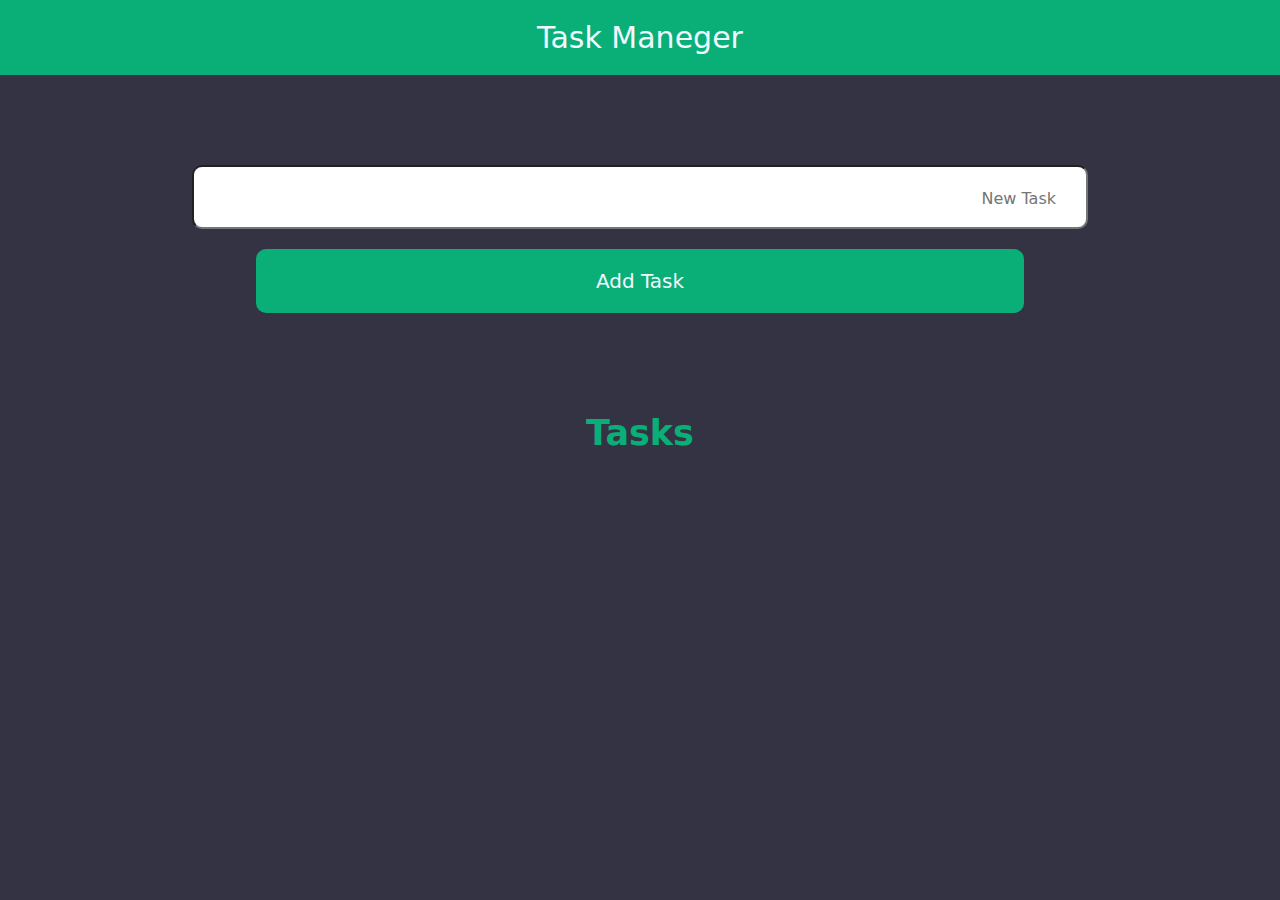
<file: Task Maneger/indexT.html>
<!DOCTYPE html>
<html lang="en">
  <head>
    <meta charset="UTF-8" />
    <meta name="viewport" content="width=device-width, initial-scale=1.0" />
    <link rel="stylesheet" href="styleT.css" />
    <title>Task Maneger</title>
  </head>
  <body>
    <header>Task Maneger</header>
    <div class="content">
      <div class="add">
        <input name="add" placeholder="New Task" type="text" class="main" />
        <button onclick="addTask()" class="add-task">Add Task</button>
      </div>
      <div class="tasks">
        <h3 class="tasksTit">Tasks</h3>
        <div class="box">
          
        </div>
      </div>
    </div>
    <script src="script.js"></script>
  </body>
</html>
</file>
<file: style.css>
body {
  margin: 0;
  padding: 0;
  min-height: 100vh;
  width: 100%;
  scrollbar-color: #090913 transparent;
  scrollbar-width: thin;
  background: linear-gradient(to right, #090913, #16162efd);
  position: relative;
}


::-webkit-scrollbar {
  width: 5px;
}

::-webkit-scrollbar-thumb {
  background-color: #4949e4;
}

::-webkit-scrollbar-track {
  background: #0f0f5d;
}
* {
  scroll-behavior: smooth;
  font-family: system-ui, -apple-system, BlinkMacSystemFont, "Segoe UI", Roboto,
    Oxygen, Ubuntu, Cantarell, "Open Sans", "Helvetica Neue", sans-serif;
  box-sizing: border-box;
  transition: all 0.5 ease;
}

*::selection {
  color: #4949e4;
  background: transparent;
}


header {
  display: flex;
  justify-content: space-between;
  align-items: center;
  text-align: center;
  padding: 10px 35px;
  border-radius: 50px;
  margin: 40px;
  background-color: #09091377;
  backdrop-filter: blur(6px);
  box-shadow: 0 0 10px #4949e4, 0 0 10px #4949e481, 0 0 10px #30305f;
  z-index: 98;
  position: fixed;
  top: 0;
  left: 0;
  right: 0;
  overflow: hidden;
}

nav a,
.logo a {
  color: rgba(255, 255, 255, 0.8);
  padding: 20px;
  font-size: larger;
  text-decoration: none;
  letter-spacing: 2px;
  z-index: 999;
}

nav a:hover {
  border-bottom: 1px solid #fff;
}

.logo a {
  text-transform: uppercase;
  letter-spacing: 2px;
}

.logo {
  transition: 0.5s;
}

header:hover .logo{
  transform: translateY(100px);
}

.fa-sun {
  color: orange;
}



.fa-youtube{
  padding-right: 5px;
}

.fa-youtube ,.fa-github, .fa-twitter {
  font-size: 32px;
  color: #4949e4;
  transition: 0.3s;
  padding-left: 10px;
}

.fa-youtube:hover
,.fa-github:hover
,.fa-twitter:hover {
  transform: translateY(-10px);
}


.txt {
  height: 100vh;
  color: rgba(255, 255, 255, 0.8);
  display: flex;
  flex-direction: column;
  align-items: center;
  justify-content: center;
  text-align: center;
  width: 90%;
  margin: auto;
  font-size: 15px;
}


.txt2 .web{
  color: #fff;
}


.txt h2 {
  margin-bottom: 35px;
  padding-left: 20px;
  font-family: monospace;
}

.txt2 h2 span:not(.web):not(.l) {
  background-image: linear-gradient(to top,  #2424f2, #4949e4, #c4c4fe);
  -webkit-background-clip: text;
  -webkit-text-fill-color: transparent;
}


.l{
  font-weight: 400;
  font-family: monospace;
}

.txt span {
  font-size: 90px;
  transition: 0.3s;
}


.txt span:hover {
  cursor: pointer;
  font-size: 70px;
}



.mn-btn{
  background-color: #0e0e2a;
  border: none;
  padding: 1em 2em;
  border-radius: 1000px;
  color: white;
  font-family: monospace;
  text-decoration: none;
  letter-spacing: 2px;
  position: relative;
  display: inline-flex;
  justify-content: center;
  align-items: center;
  text-align: center;
  font-size: 18px;
}

.mn-btn::after{
  content: "";
  position: absolute;
  height: 107%;
  width: 103%;
  border-radius: 1000px;
  background-image: linear-gradient(to bottom right, #2424f2, #a1a1ff);
  z-index: -1;
}

.mn-btn:hover{
  box-shadow: 40px 0 100px #23236c84, -40px 0 100px #7979cb32;
  z-index: 0;
}


.about {
  color: rgba(255, 255, 255, 0.8);
  text-align: center;
  padding: 30px;
  display: flex;
  flex-direction: column;
  align-items: center;
  justify-content: center;
  text-align: center;
}

.tit {
  padding-top: 30px;
  font-size: 40px;
  color: rgba(255, 255, 255, 0.8);
  text-align: center;
}

.tit span {
  color: #4949e4;
}

.box p {
  font-size: 30px;
  font-weight: 400;
  font-family: "Lucida Sans", "Lucida Sans Regular", "Lucida Grande",
    "Lucida Sans Unicode", Geneva, Verdana, sans-serif;
}

.box p span {
  color: #6464ff;
  font-family:'Segoe UI', Tahoma, Geneva, Verdana, sans-serif;
  font-weight: 800;
}

.box p spann {
  font-size: 40px;
  font-weight: 700;
  color: #4949e4;
}

.box{
  opacity: 1;
  margin-top: 30px;
  margin: auto;
  max-width: 75%;
  padding-right: 70px;
  height: fit-content;
  border-radius: 20px;
  padding: 30px;
  line-height: 50px;
  transition: 1.8s;
  border: none;
  color: #fff;
}


.animated {
  height: 100px;
  position: relative;
  margin: auto;
  margin-top: 3rem;
  overflow: hidden;
  mask-image: linear-gradient(
    to right,
    rgba(0, 0, 0, 0),
    rgba(0, 0, 0, 1) 20%,
    rgba(0, 0, 0, 1) 80%,
    rgba(0, 0, 0, 0)
  );
}

@keyframes plz {
  to {
    left: -100px;
  }
}

.item {
  letter-spacing: 3px;
  text-align: center;
  font-size: 40px;
  width: 180px;
  height: 100px;
  position: absolute;
  left: max(1400px, 100%);
  animation-name: plz;
  animation: plz 10s linear infinite;
  color: rgba(255, 255, 255, 0.8);
  font-weight: 100;
}

.item1 {
  animation-delay: calc(10s / 5 * (5 - 1) * -1);
}
.item2 {
  animation-delay: calc(10s / 5 * (5 - 2) * -1);
}
.item3 {
  animation-delay: calc(10s / 5 * (5 - 3) * -1);
}
.item4 {
  animation-delay: calc(10s / 5 * (5 - 4) * -1);
}
.item5 {
  animation-delay: calc(10s / 5 * (5 - 5) * -1);
}

.projects{
  padding-bottom: 50px;
}

.pros-k{
  display: flex;
  justify-content: center;
  align-items: center;
  text-align: center;
  height: 100%;
  width: 90%;
  margin: auto;
  backdrop-filter: blur(10px); 
  border-radius: 10px; 
  padding: 20px;
  align-items: center;
  margin-top: 170px;
  margin-bottom: 50px;
  gap: 70px;
  z-index: 10;

}
.fa-arrow-up-right-from-square{
  font-size: 25px;
}

.pros-icon{
  font-size: 160px;
  color: #fff;
  padding-bottom: 40px;
  transition: all 0.3s ease;
}


.pc{
  background-color: #090913;
  box-shadow: 0 0 10px #4949e460, 0 0 10px #a1a1ff30;
  transition: all 0.3s ease-in-out;
  opacity: 0.7;
  margin: auto;
  width: 50%;
  height: 55vh;
  text-align: center;
  padding: 30px;
  border-radius: 5px;
  position: relative;
  z-index: 10;

}

.pc:hover{
  box-shadow: -8px 0px 0px #4949e4;
  opacity: 1;
}
.pc:hover .pros-icon{
  color: #4949e4;
}

.pc p{
  font-size: 25px;
  color: white;
  font-family:'Segoe UI', Tahoma, Geneva, Verdana, sans-serif;
  width: 100%;
  margin: auto;
  margin-top: 40px;
  text-align: center;
  transition: all 0.5s ease;
}

.ptxt{
  transition: all 0.5s ease;
  color: white;
  font-size: 30px;
  text-decoration: none;
  font-weight: 600;
}


.box-py p:hover,
.ptxt:hover,
.box-web p:hover{
  transform: translateY(-8px);
}


.tit-s{
  font-size: 30px;
  color: #fff;
}

.up {
  transform: translateX(200%);
  transition: 0.6s;
  opacity: 0;
  width: 60px;
  height: 60px;
  text-align: center;
  position: fixed;
  bottom: 20px;
  right: 20px;
  border-radius: 50%;
  padding: 20px;
  z-index: 99;
  background-image: linear-gradient(to bottom right, #2424f2, #a1a1ff);
}

.up:hover .fa-arrow-up{
  transform: translateY(-7px);
}

.fa-arrow-up {
  color: rgba(255, 255, 255, 0.8);
  transition: all 0.3s ease;
}


.contact {
  text-align: center;
  color: rgba(255, 255, 255, 0.8);
  display: flex;
  flex-direction: column;
  justify-content: center;
  align-items: center;
  margin-bottom: 40px;
}

.contact .cm {
  font-size: 30px;
  color: rgba(255, 255, 255, 0.8);
  font-weight: 700;
  color: #4949e4b4;
  padding-bottom: 50px;
}



.input-txt {
  width: 100%;
  text-align: center;
  align-items: center;
  justify-content: center;
  display: flex;
  flex-direction: column;
  gap: 20px 0;
}

.input-txt input {
  margin-bottom: 30px;
  width: 600px;
  height: 45px;
  border-radius: 5px;
  background: linear-gradient(to left, #4949e437, #4949e4ba);
  border: none;
  padding: 20px 10px;
  color: #fff;
  font-size: 15px;
}

input::placeholder {
  color: #d41e1e60;
}

button {
  text-align: center;
  background: linear-gradient(to left, #4949e437, #4949e4ba);
  color: #fff;
  padding: 15px 30px;
  border: none;
  border-radius: 5px;
  cursor: pointer;
  outline: none;
}

.chans {
  padding: 20px;
}

.chan {
  display: flex;
  justify-content: flex-start;
  align-items: center;
  text-align: left;
  border-radius: 10px;
  padding-left: 3px;
  margin-bottom: 20px;
}

.codezilla {
  background-color: #11114d;
}

.abdelrahman {
  background-color: #000;
  padding-right: 10px;
}

.Elzero {
  background-color: #0c131b;
}

.chans img {
  border-right: 5px solid white;
  width: 300px;
  border-radius: 7px;
  height: 100%;
}

.chansTxt {
  text-align: left;
  color: #fff;
  padding-left: 20px;
  padding: 0, 0;
  flex-wrap: wrap;
  width: 100%;
}
.chansTxt a {
  color: #fff;
  text-decoration: none;
}
.chansTxt a:hover {
  text-decoration: underline;
}

.chansTxt h3 {
  font-size: 30px;
  font-weight: 900;
  letter-spacing: 2px;
}

.chansTxt p {
  font-size: 18px;
  letter-spacing: 1px;
  font-weight: 500;
}

.footer-m{
  display: flex;
  justify-content: center;
  align-items: center;
  height: 10%;
  width: 90%;
  z-index: 99;
  position: fixed;
  top: 5%;
  left: 0;
  right: 0;
  margin: auto;
  display: none;
}


.is{
  text-align: center;
  height: fit-content;
  text-align: center;
  background-color: #090913;
  border-radius: 10px;
  font-size: 40px;
  box-shadow: 0 0 15px #4949e4;
  transition: all 0.4s ease;
  z-index: 99;
  opacity: 0.8;
  padding-bottom: 10px;
}

.is:hover{
  box-shadow: 0 0 25px #5c5ce2;
}

.fm {
  text-align: center;
  font-size: 25px;
  color: #4949e4;
  transition: all 0.4s ease;
  cursor: pointer;
  border-radius: 50%;
  padding-bottom: 10px;
  padding: 0px 8px;
}

.is .fa-sun{
  color: orange;
}

.is .fa-moon{
  color: white;
}

footer {
  background-color: #090913;
  color: #fff;
  font-weight: 100;
  padding: 20px;
  display: flex;
  justify-content: start;
  align-items: center;
  text-align: center;
  flex-direction: column;
}

footer h3 span {
  color: #4949e4;
  font-weight: 600;
  font-size: 25px;
  font-family: "Segoe UI", Tahoma, Geneva, Verdana, sans-serif;
}

footer h4 {
  display: inline;
  margin: 0px;
  font-size: 300px;
  max-height: 300px;
  max-width: 100%;
  overflow: hidden;
  line-height: 1;
  white-space: nowrap;
}

footer h4 span{
  color: #4949e4;
}

.mn-btn1 {
  display: none;
}

.warning {
  display: none;
  color: #ff000087;

  font-family:'Segoe UI', Tahoma, Geneva, Verdana, sans-serif;
  font-weight: 900;
  padding: 4px;
  border-radius: 5px;
}

@media screen and (max-width: 945px) {

  .footer-m{
    display: inline-block;
  }

  header {
    display: none;
  }

  .up{
    display: none;
  }

  .tit {
    font-size: 30px;
  }


  .about {
    height: 100%;
    width: 100%;
  }

  .box {
    margin: 0px;
    padding: 0;
    width: 100%;
  }

  .projects .pros-k{
    display: flex;
    justify-content: center;
    align-items: center;
    flex-direction: column;
    width: 100%;
    height: 100%;
  }


  .web-pros, .py-pros{
    width: 80%;
    margin: auto;
    height: 60vh;
  }

  .web-pros p, .py-pros p{
    font-size: 23px;
  }

  .pros-icon{
    scale: 0.8;
  }

  .box p {
    font-size: 20px;
    flex-grow: 1;
    width: 100%;
    margin: 0px;
    padding: 0px;
  }

  .item {
    font-size: 35px;
  }

  .txt {
    height: 100vh;
    color: rgba(255, 255, 255, 0.8);
    display: flex;
    flex-direction: column;
    align-items: center;
    justify-content: center;
    text-align: center;
  }


  .txt span:hover {
    pointer-events: none;
    color: inherit;
    font-size: inherit;
    cursor: default;
  }


  .txt h2 {
    margin: 30px 0;
    font-size: 13px;
  }
  .txt span {
    letter-spacing: 0.1;
    font-size: 35px;
  }


  .input-txt input {
    width: 150%;
  }
  .chans img {
    flex-wrap: wrap;
    width: 170px;
    border-radius: 50%;
    border: none;
  }
  .chan {
    flex-direction: column;
    padding-top: 20px;
    width: 80%;
    margin: auto;
    margin-top: 20px;
    height: auto;
  }
  .chansTxt {
    margin-right: 15px;
    text-align: center;
  }
  .chansTxt h3 {
    font-size: 23px;
  }
  .mn-btn {
    scale: 0.7;
  }
  footer h4{
    display: none;
  }
}
</file>
<file: adidas/styles2.css>
*{
  padding: 0;
  margin: 0;
  font-family: sans-serif;
}


body{
  width: 100%;
  height: 100vh;
  background: linear-gradient(#111,#222);
  display: flex;
  justify-content: center;
  align-items: center;
}


body::after{
  content: '';
  width: 100%;
  height: 100%;
  background-color: red;
  position: absolute;
  z-index: -1;
  clip-path: circle(40% at right 70%);
}

.container{
  width: 80%;
  height: 80%;
  background-color: rgba(255,255,255,0.1);
  border-radius: 20px;
  overflow: hidden;
}

nav{
  display: flex;
  justify-content: space-between;
  align-items: center;
  width: 80%;
  margin: auto;
  padding: 20px 0;
}


nav .logo{
  color: #fff;
  text-decoration: none;
  font-size: 32px;
  text-transform: uppercase;
  letter-spacing: 3px;
  font-weight: 700;
  transition: all 0.2s linear;
}
nav .logo:hover{
  font-size: 35px;
  color: #ffffff75;
}

nav ul li {
  margin: 0 6px;
  list-style: none;
  display: inline-block;

}


nav ul li a{
  color: #fff;
  text-decoration: transparent;
  transition: all 0.2s ease-in-out;
  word-spacing: 7px;
  letter-spacing: 1px;
  font-weight: 500;
}

nav ul li a:hover{
  font-size: 17px;
  color: #e80202;
}

.content{
  display: flex;
  justify-content: space-between;
  align-items: center;
  height: 100%;
  width: 80%;
  margin: auto;
}

.content .text{
  color: #fff;
  width: 40%;

}

.content .text h2{
  font-size: 40px;
  text-transform: uppercase;
  font-weight: 700;
  letter-spacing: 2px;
}

.content .text p {
  font-size: 18px;
  line-height: 25px;
  margin: 10px 0;
  letter-spacing: 1px;
}

.content .image{
  width: 40%;
}

.content .image img{
  width: 400px;
}




@media (max-width:650px){
  .content, nav{
    flex-direction: column;
    justify-content: center;
    padding: 2px;
  }
  .content .image img{
    width: 300px;
  }
  .content .image , .content .text{
      width: 100%;

  }
  body::after{
    clip-path: circle(50% at bottom);
  }

}
</file>
<file: Al Ahfad School/stylesS.css>
@import url("https://fonts.googleapis.com/css2?family=Poppins:ital,wght@0,100;0,200;0,300;0,400;0,500;0,600;0,700;0,800;0,900;1,100;1,200;1,300;1,400;1,500;1,600;1,700;1,800;1,900&display=swap");

body {
  width: 100%;
  height: 100vh;
  margin: 0;
  padding: 0;
}

* {
  font-family: "Poppins", sans-serif;
  margin: 0;
  padding: 0;
  box-sizing: border-box;
  scroll-behavior: smooth;
}

.main {
  width: 100%;
  min-height: 100vh;
  display: flex;
  align-items: center;
  background: url(imgs/school.jpg) no-repeat;
  background-size: cover;

}

.content {
  font-weight: 900;
  color: #2b2d97;
  font-size: 40px;
  width: 80%;
  margin: 0px 60px;
}

.content h2 {
  letter-spacing: 2px;
  margin: 0;
}

.content p {
  letter-spacing: 1px;
  font-size: 20px;
  width: 500px;
  font-weight: 500;
  color: #000;
  background-color: rgba(211, 211, 211, 0.5);
  border-radius: 20px;
  padding: 10px;
}

header {
  z-index: 999;
  position: fixed;
  width: 100%;
  background-color: white;
  display: flex;
  justify-content: space-between;
  align-items: center;
}

.logo {
  text-transform: uppercase;
  font-weight: 800;
  text-decoration: none;
  color: #2b2d97;
  padding: 15px 50px;
  transform: scale(1.6);
  transition: all 0.8s ease;
}

nav {
  display: flex;
  justify-content: space-between;
  align-items: center;
}

nav a {
  padding: 0 20px;
  text-decoration: none;
  color: #2b2d97;
  transition: all 0.8s ease;
}

nav a:hover {
  transform: scale(1.1);
  color: #9597f6;
}

.logo:hover {
  transform: scale(1.7);
}

.main-btn {
  color: #000;
  font-size: 20px;
  text-decoration: none;
  background-color: #2b2d97;
  border-radius: 20px;
  transition: all 0.8s ease;
  padding: 15px;
}

.main-btn:hover {
  font-size: 23px;
  background-color: #575895;
}

.mn {
  margin: 10px 0;
  display: flex;
  align-items: center;
}

.mn .icons {
  padding: 0 20px;
}

.mn .icons i {
  padding-right: 10px;
  font-size: 30px;
  color: #2b2d97;
  transition: all 0.8s ease;
}

.mn .icons i:hover {
  font-size: 36px;
}

.AcademicTrack {
  width: 100%;
  display: flex;
  flex-direction: column;
  margin: 50px 0;
}

.internatioal {
  display: flex;
  flex-direction: row;
  justify-content: space-between;
  width: 100%;
  min-height: 200px;
  background-color: aquamarine;
}

.internatioal i {
  font-size: 100px;
  padding: 20px 40px;
  padding-right: 60px;
}

.languages {
  display: flex;
  flex-direction: row;
  justify-content: space-between;
  width: 100%;
  min-height: 200px;
  background-color: lightcoral;
}

.languages i {
  font-size: 100px;
  padding: 20px 40px;
  padding-right: 60px;
}

.arabic {
  display: flex;
  flex-direction: row;
  justify-content: space-between;
  width: 100%;
  min-height: 200px;
  justify-content: flex-end;
  background-color: #fdfdb2;
}

.arabic i {
  font-size: 100px;
  padding: 20px 40px;
  padding-right: 60px;
}

.text h3 {

  font-weight: 900;
  font-size: 30px;
  letter-spacing: 2.5px;
}

.text p {
  letter-spacing: 1px;
  font-weight: 400;
  padding-bottom: 10px;
}

.playground {
  display: flex;
  justify-content: space-between;
  align-items: center;
  width: 100%;
  padding-right: 50px;
  text-align: center;

}


.pla-tit-p,
pol-tit-p {
  display: flex;
  flex-direction: column;
}

.A-tit {
  font-size: 30px;
  color: #2b2d97;
}


.playground img {
  transform: scale(0.6);
  border-radius: 20px;
}

.pool {
  display: flex;
  justify-content: space-between;
  align-items: center;
  width: 100%;
  padding-left: 50px;
  text-align: center;
}

.pool img {
  transform: scale(0.6);
  border-radius: 20px;
}

.activities p {
  letter-spacing: 1px;
}

.vids-tit {
  text-align: center;
  font-size: 30px;
  color: #2b2d97;
}

.videos .content {
  width: 100%;
  margin: auto;
  display: flex;
  gap: 20px;
  flex-wrap: wrap;
  justify-content: center;
  align-items: center;
  text-align: center;
  margin-top: 30px;
}


.videos {
  background-color: rgba(211, 211, 211, 0.5);
  margin: 10px;
  padding: 30px;
  border-radius: 10px;

}

.video {
  padding: 20px;
  border-radius: 10px;
  background-color: transparent;
  border: 1px solid #2b2d97;
  min-height: 224px;
  width: 300px;
  transition: all 0.8s ease;

}

.video:hover {
  transform: scale(1.04);
}

.vid-img img {
  border-radius: 10px;
  width: 100%;
}

.vid-info {
  display: flex;
  justify-content: center;
}

.vid-info a {
  font-size: 20px;
  text-align: center;
  padding: 5px;
  text-decoration: none;
  color: #2b2d97;
  transition: all 0.8s ease;
}


.vid-info a:hover {
  color: #575895;
  font-size: 22px;

}

.contact {
  display: flex;
  flex-direction: column;
  text-align: center;
  align-items: center;
  background: transparent;
}

phone-card {
  text-align: center;
}


.phone-card .card {
  background-color: #575895;
  border: 2px solid #2b2d97;
  min-height: 340px;
  width: 380px;
  padding: 20px;
  display: flex;
  flex-direction: column;
  text-align: center;
  align-items: center;
  border-radius: 20px;
  margin: 30px;
  transition: all 1s ease;
}

.phone-card .card:hover {
  transform: scale(1.07);
}


.phn-tit {
  width: 100%;
  min-height: 100%;
  border-radius: 10px;
  background-color: #575895;
}




.phn-tit h3 {
  color: white;
  font-size: 30px;
  padding: 20px;
  padding-top: 4px;
}

.card p {
  letter-spacing: 2px;
  font-size: 20px;
  padding: 15px;
}

footer {
  padding: 15px;
  background-color: #111236;
  margin-top: 30px;
}

footer p {
  color: white;
  font-size: 13px;
}

footer p span {
  color: #575895;
  font-size: 25px;
}

.foot {
  display: flex;
  justify-content: space-between;
}

.foot a {
  font-size: 20px;
  color: #575895;
  font-weight: 600;
  letter-spacing: 1.5px;
  transition: all 0.5s ease;
  padding-right: 10px;
}

.foot a:hover {
  transform: scale(1.1);
}


@media (max-width:1023px) {
  header {
    padding: 5px;
  }

  .logo {
    transform: scale(1.3);

  }

  nav a {
    font-size: 13px;
    padding: 0 10px;
  }

  .text h3 {
    font-weight: 700;
    font-size: 20px;
    letter-spacing: 2.5px;
  }

  .AcademicTrack i {
    font-size: 50px;
    padding: 20px 20px;
    padding-right: 20px;
  }

  .text p {
    letter-spacing: 0.5px;
    font-weight: 400;
    padding-bottom: 10px;
    font-size: 12px;
  }

  .activities {
    display: flex;
    flex-direction: column;
    justify-content: center;
    align-items: center;
    text-align: center;
    width: 80%;
    margin: auto;
    padding: 100px 0;
  }

  .playground,
  .pool {
    direction: ltr;
    flex-direction: column;
    justify-content: center;
    align-items: center;
    text-align: center;
  }

  .pool {
    text-align: center;

    padding-right: 100px;
  }

}

@media (max-width:300px) {
  body {
    font-size: 10px;
  }
}
</file>
<file: Apple JS/style1.css>
*{
    padding: 0;
    margin: 0;
    font-family: system-ui, -apple-system, BlinkMacSystemFont, 'Segoe UI', Roboto, Oxygen, Ubuntu, Cantarell, 'Open Sans', 'Helvetica Neue', sans-serif;

}

.container{
    position: relative;
    background: #000;
    min-height: 100vh;
    width: 100%;
    overflow: hidden;
}

header{
    display: flex;
    justify-content: space-between;
    padding: 25px;
    align-items: center;
    width: 80%;
    margin: auto;
}

.logo{
    width: 40px;
}

header ul{
    display: flex;
    gap: 30px;
    list-style: none;
}

header ul li a{
    color: #fff;
    text-decoration: none;
}

header ul li a:hover{
    text-decoration: underline;
}


.content{
    display: flex;
    justify-content: space-between;
    align-items: center;
    width: 80%;
    margin: auto;
}


.txt{
    color: #fff;
    width: 40%;
}

.txt h2{
    font-size: 40px;
    text-transform: uppercase;
}

.txt p{
    font-size: 20px;
    margin: 30px 0;
}

.txt a{
    text-decoration: none;
    background-color: #fff;
    color: #000;
    padding: 8px 15px;
    border-radius: 20px;
}

.image{
    width: 30%;
}

.image img{
    width: 180px;
}

.icons{
    left: 50%;
    transform: translateX(-50%);
    position: absolute;
    bottom: 20px;
}
.icons img{
    width: 60px;
    transition: 0.6s;
    cursor: pointer;
}

.icons img:hover{
    transform: translateY(-20px);
}
</file>
<file: dashboard/styles3.css>
*{
  padding: 0;
  margin: 0;
  color: #fff;
}

*{
  font-family: sans-serif;
}

body{
  background-color: #001;
  display: flex;
}

.imgbox {
  width: 50px;
  height: 50px;
  border-radius: 50%;
  overflow: hidden;
  border: none;
  transition: all 1s ease;
  flex-shrink: 0;

}

.imgbox:hover {
  width: 70px;
  height: 70px;
  border: 3px solid #fff;
}
.imgbox img{
  width: 100%;
}



.menu{
  background-color: #123;
  width: 60px;
  height: 280vh;
  padding: 20px;
  overflow: hidden;
  transition: all 1s ease;
}

.menu:hover{
  width: 260px;


}

ul{
  list-style: none;
  position: relative;
  height: 90%;
}

ul li a{
  display: block;
  text-decoration: none;
  padding: 10px;
  margin: 10px 0;
  border-radius: 10px;
  display: flex;
  gap: 55px;
  align-items: center;
  transition: all 0.7s ease;
}

ul li a:hover{
  background-color: #001;
  font-size: larger;
}

.active{
  background-color: #001;
  font-size: normal;

}

.logout a:hover{
  background-color: #a00;
}

.logout{
  position: absolute;
  bottom: 0;
  width: 100%;
  border-radius: 15px;
}

.profile{
  display: flex;
  align-items: center;
  gap: 30px;
}


.profile h2{
  font-size: 20px;
  transition: all 1s ease;
  text-transform: capitalize;
  letter-spacing: 2px;
  gap: 10px;

}

.profile h2:hover{
  font-size: 27px;
}

i{
  font-size: 20px;
}


.content{
  width: 100%;
  margin: 10px;
}

.title-info{
  border-radius: 10px;
  background-color: #1e4490bb;
  padding: 10px;
  display: flex;
  align-items: center;
  justify-content: space-between;
  transition: all 0.5s ease;
  margin: 7px;

}

.title-info:hover{
  background-color: #123;
  font-size: 19px;
}

.data-info{
  display: flex;
  align-items: center;
  justify-content: space-between;
  flex-wrap: wrap;
  gap: 15px;
  margin: 10px 5px;
}


.data-info .box{
  font-size: 16px;
  background-color: #123;
  height: 150px;
  flex-basis: 150px;
  flex-grow: 1;
  padding: 20px;
  display: flex;
  border-radius: 20px;
  transition: all 0.5s ease;
  align-items: center;
  justify-content: space-around;
  flex-wrap: wrap;

}

.data-info .box i{
  font-size: 40px;
}

.data{
  font-size: 30px;
}

.data-info .box .data{
  align-items: center;
}

.data-info .box .data span{
  font-size: 45px;
}

.data-info .box:hover{
  background-color: #06062a73;
  font-size: 19px;
  transform: scale(1.07); 
  
}


table{
  width: 100%;
  text-align: center;
  border-spacing: 5px;
}

td ,th{
  background-color: #123;
  border-radius: 3px;
  height: 40px;
}

th{
  background-color: #124;

}

td{
  transition: all 0.4s ease;
}

td:hover{
  background-color: #124;
  font-size: 13px;
}

.price , .count{
  border-radius: 6px;
  padding: 6px;
  font-weight: 80;

}

.price{
  background-color: green;
}

.count{
  background-color: gold;
  color: black;
}
</file>
<file: harrypotter/styles4.css>
@import url('https://fonts.googleapis.com/css2?family=Ubuntu&display=swap');


*{
  font-family: "Ubuntu", sans-serif;
  font-weight: 400;
  font-style: normal;
}

a{
  color: #fff;
  text-decoration: none;
}
body{
  height: 100vh;
  background-image: linear-gradient(to right ,#714512,black) ;
  display: flex;
  justify-content: center;
  align-items: center;
}

.container{
  background-image: linear-gradient(to right, #bb8242ca 20%,transparent),url(harry.jpg);
  width: 90%;
  height: 640px;
}

header{
  display: flex;
  justify-content: space-between;
  align-items: center;
  padding: 10px;
}
.logo{
  font-size: 20px;
  text-transform: uppercase;
  transition: all 0.2s ease-in-out;

}
.logo:hover{
  font-size :30px;
}

ul{
  width: 60%;
  list-style: none;
  display: flex;
  justify-content: space-evenly;
}
ul a{
  border-bottom: 2px solid transparent  ;
  transition: all 0.2s ease-in-out;
}

ul a:hover{
  border-bottom: 2px solid white ;
  font-size :20px;

}
.content{
  width: 50%;
  color: #fff;
}

.content h2{
  font-size: 90px;
  text-transform: uppercase;
  letter-spacing: 4px;
  margin-bottom: 30px;
  padding-left: 16px;
  transition: all 1s;


}


.content p{
  width: 350px;
  letter-spacing: 1.5px;
  padding-left: 16px;
  transition: all 1s;


}

.content button{
  font-size: 30px;
  margin-left: 16px;
  padding: 10px;
  border-radius:10px ;
  outline: none;
  background-color: #dbbb95;
  margin: 10px;
  transition: all 1s;
  border: 2px transparent solid;

}

.content button:hover{
  border-color: black;
  font-size: 40px;
  margin-left: 16px;
  padding: 10px;
  border-radius:14px ;
  outline: none;
  background-color: transparent;
  margin: 10px;
  cursor: pointer;
}
.content button:active{
  background-color: #5f492f;

}

.content h2:hover{
  font-size: 95px;
}
.content p:hover{
  font-size: 20px;
}
</file>
<file: Products System/styleS.css>
*{
    padding: 0;
    margin: 0;
    box-sizing: border-box;
}

body{
    color: #000;
    font-family: system-ui, -apple-system, BlinkMacSystemFont, 'Segoe UI', Roboto, Oxygen, Ubuntu, Cantarell, 'Open Sans', 'Helvetica Neue', sans-serif;
}

.crud{
    width: 80%;
    margin: auto;
}

.head{
    text-align: center;
    text-transform: uppercase;
    margin: 10px 0;
}

input{
    width: 100%;
    height: 40px;
    outline: none;
    border: none;
    background-color: #c3cfcf ;
    margin: 5px 0;
    border-radius: 4px;
    padding: 5px;
    transition: all 0.8s ease;
    color: #101c58;
}


input:focus{
    background: #7f8bc7;
    transform: scale(1.1);
}

input::placeholder{
    color: #3043a1;
}

.price input{
    margin-right: 10px;
    width: 20%;
}

#total{
    background-color: darkred;
    padding: 6px;
    border-radius: 4px;
    color: #fff;
}

#total::before{
    content: 'Total : ';
}
button{
    width: 100%;
    height: 40px;
    border: none;
    background-color: #3043a1;
    padding: 7px;
    color: #fff;
    margin: 5px 0 ;
    cursor: pointer;
    transition: all 0.5s ease;
}

button:hover{
    background: #7f8bc7;
    letter-spacing: 3px;
}

.btn-search{
    display: flex;
    justify-content: space-between;
}
.btn-search button{
    border-radius: 8px;
    width: 45%;
}

table{
    backdrop-filter: blur(20px);
    width: 100%;
    text-align: center;
    margin: 7px 0;
}

table th{
    text-transform: uppercase;
}
th,td{
    padding: 5px;
}
</file>
<file: responseve_form/styles1.css>
body{
  height: 100vh;
  background-color: #03032a;
  display: flex;
  justify-content: center;
  align-items: center;
}

form{
  background-color: #111166ae;
  padding: 20px;
  width: 80%;
  display: flex;
  flex-wrap: wrap;
  border-radius: 10px;
  gap: 5px;
}

button{
  color: #ffffff;
  border: none;
  background-color: #03032a63;
  margin: 4px;
  padding: 7px;
  border-radius: 10px;
  cursor: pointer;
  flex-grow: 1;
}

input{
  background-color: #03032a92;
  border: none;
  border-radius: 4px;
  outline: none;
  color: #ffffff;
  padding: 6px;
  width: 400px;
  flex-grow: 1;

}
</file>
<file: Task Maneger/styleT.css>
body {
  height: 100vh;
  width: 100%;
  margin: 0;
  padding: 0;
  background-color: #334;
}

* {
  box-sizing: border-box;
  font-family: system-ui, sans-serif;
}

header {
  width: 100%;
  top: 0;
  right: 0;
  left: 0;
  text-align: center;
  color: aliceblue;
  font-size: 30px;
  background-color: #0aaf78;
  padding: 20px;
}

.add {
  padding-top: 90px;
}

input {
  width: 70%;
  margin: auto;
  display: block;
  padding: 18px 30px;
  border-radius: 10px;
  margin-bottom: 20px;
  font-size: 20px;
  direction: rtl;
}

input::placeholder {
  font-size: 16px;
  text-align: right;
}

.add-task {
  display: block;
  background-color: #0aaf78;
  border: none;
  outline: none;
  padding: 20px 0px;
  width: 60%;
  margin: auto;
  align-items: center;
  cursor: pointer;
  border-radius: 10px;
  color: aliceblue;
  font-size: 20px;
}

.tasks {
  margin-top: 100px;
}

.box {
  width: 90%;
  margin: auto;
  background-color: rgba(255, 255, 255, 0.2);
  color: aliceblue;
  font-size: 20px;
  border-radius: 10px;
  display: flex;
  justify-content: center;
  align-items: center;
  text-align: center;
  flex-direction: column;
  padding: 0px 20px;
  direction: rtl;
}

.tasksTit {
  font-size: 35px;
  color: #0aaf78;
  text-align: center;
}

.allTasks {
  display: flex;
  justify-content: space-between;
  align-items: center;
  text-align: center;
  width: 100%;
}

.allTasks h3 {
  font-size: 25px;
  
}


.del{
    padding: 8px 18px;
    background-color: #0aaf78;
    color: aliceblue;
    border: none;
    outline: none;
    font-size: 15px;
    font-weight: 700;
    border-radius: 5px;
    cursor: pointer;
}

.delC{
    display: flex;
    justify-content: center;
    align-items: center;
    text-align: center;
    gap: 20px;
    
}

input[type="checkbox"] {
    width: 20px; 
    height: 20px; 
    margin-bottom: 30px;
    accent-color: #0aaf78; 
}
</file>
